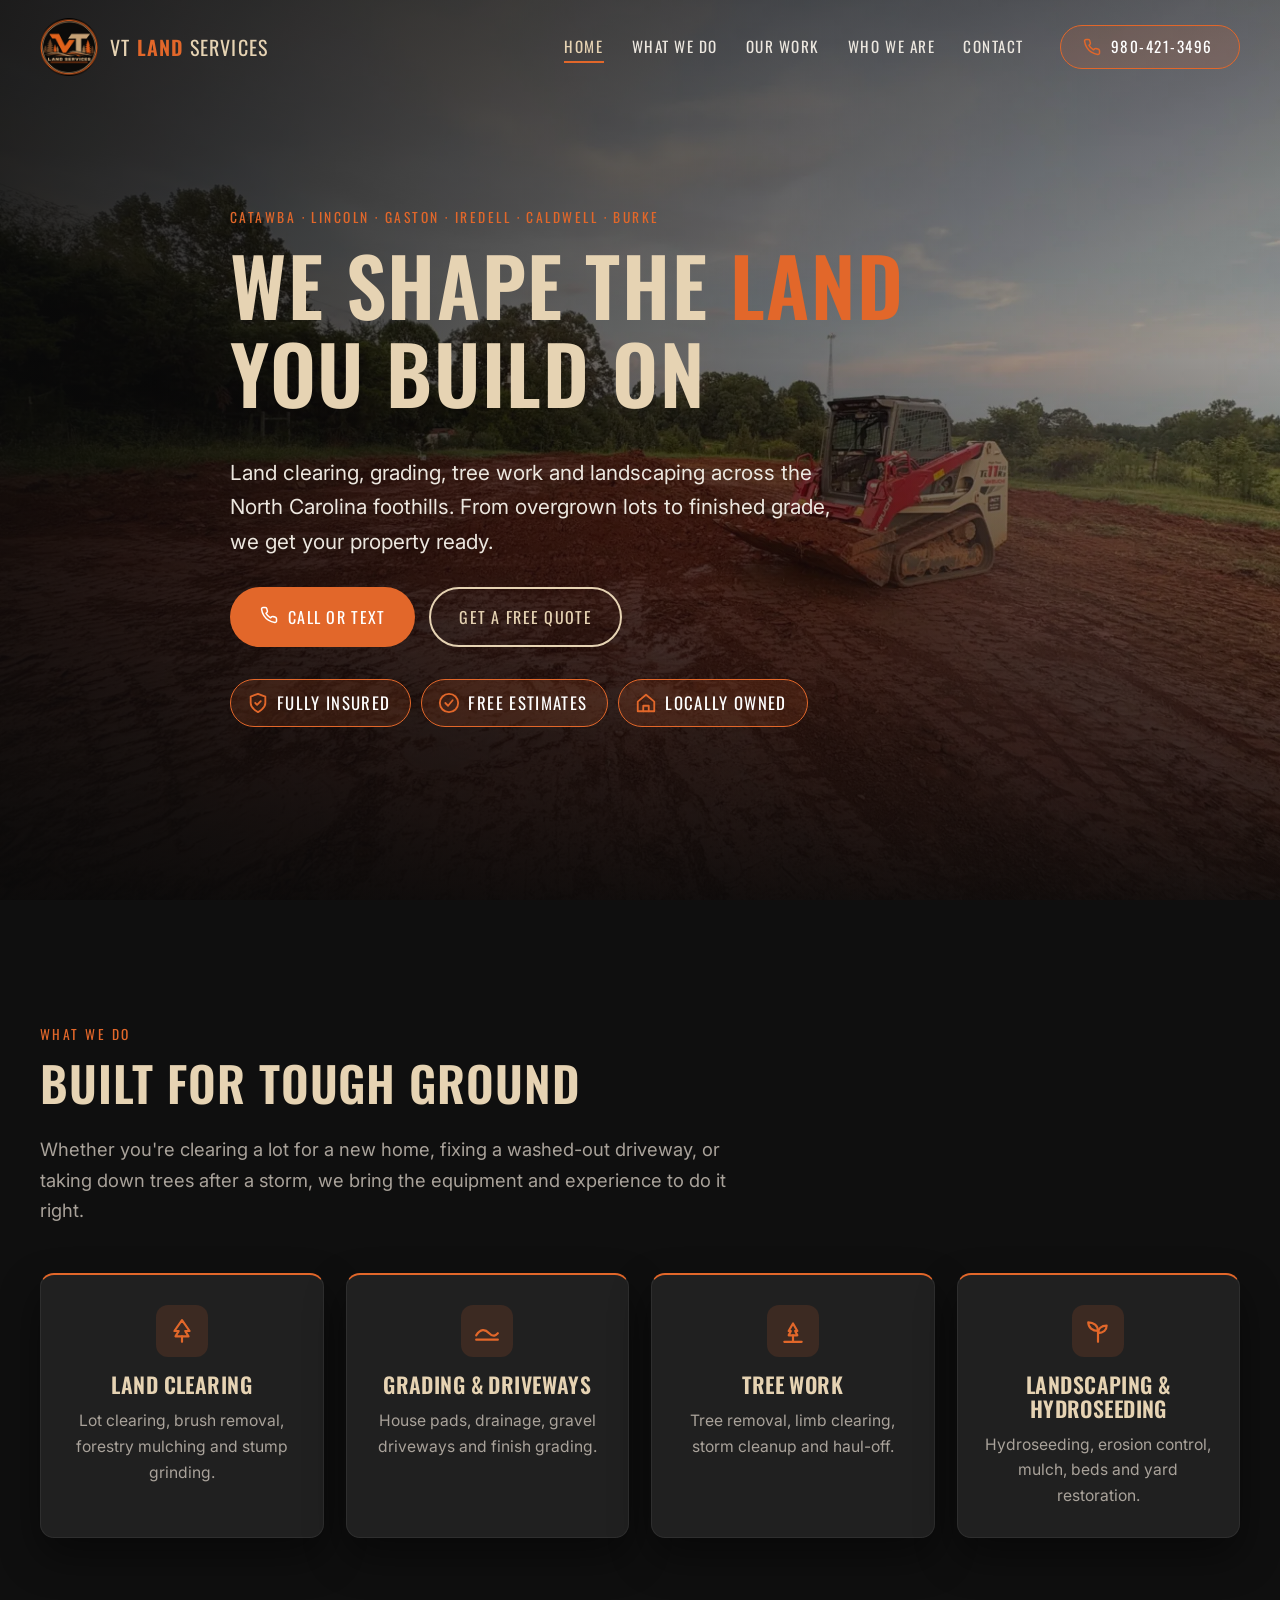
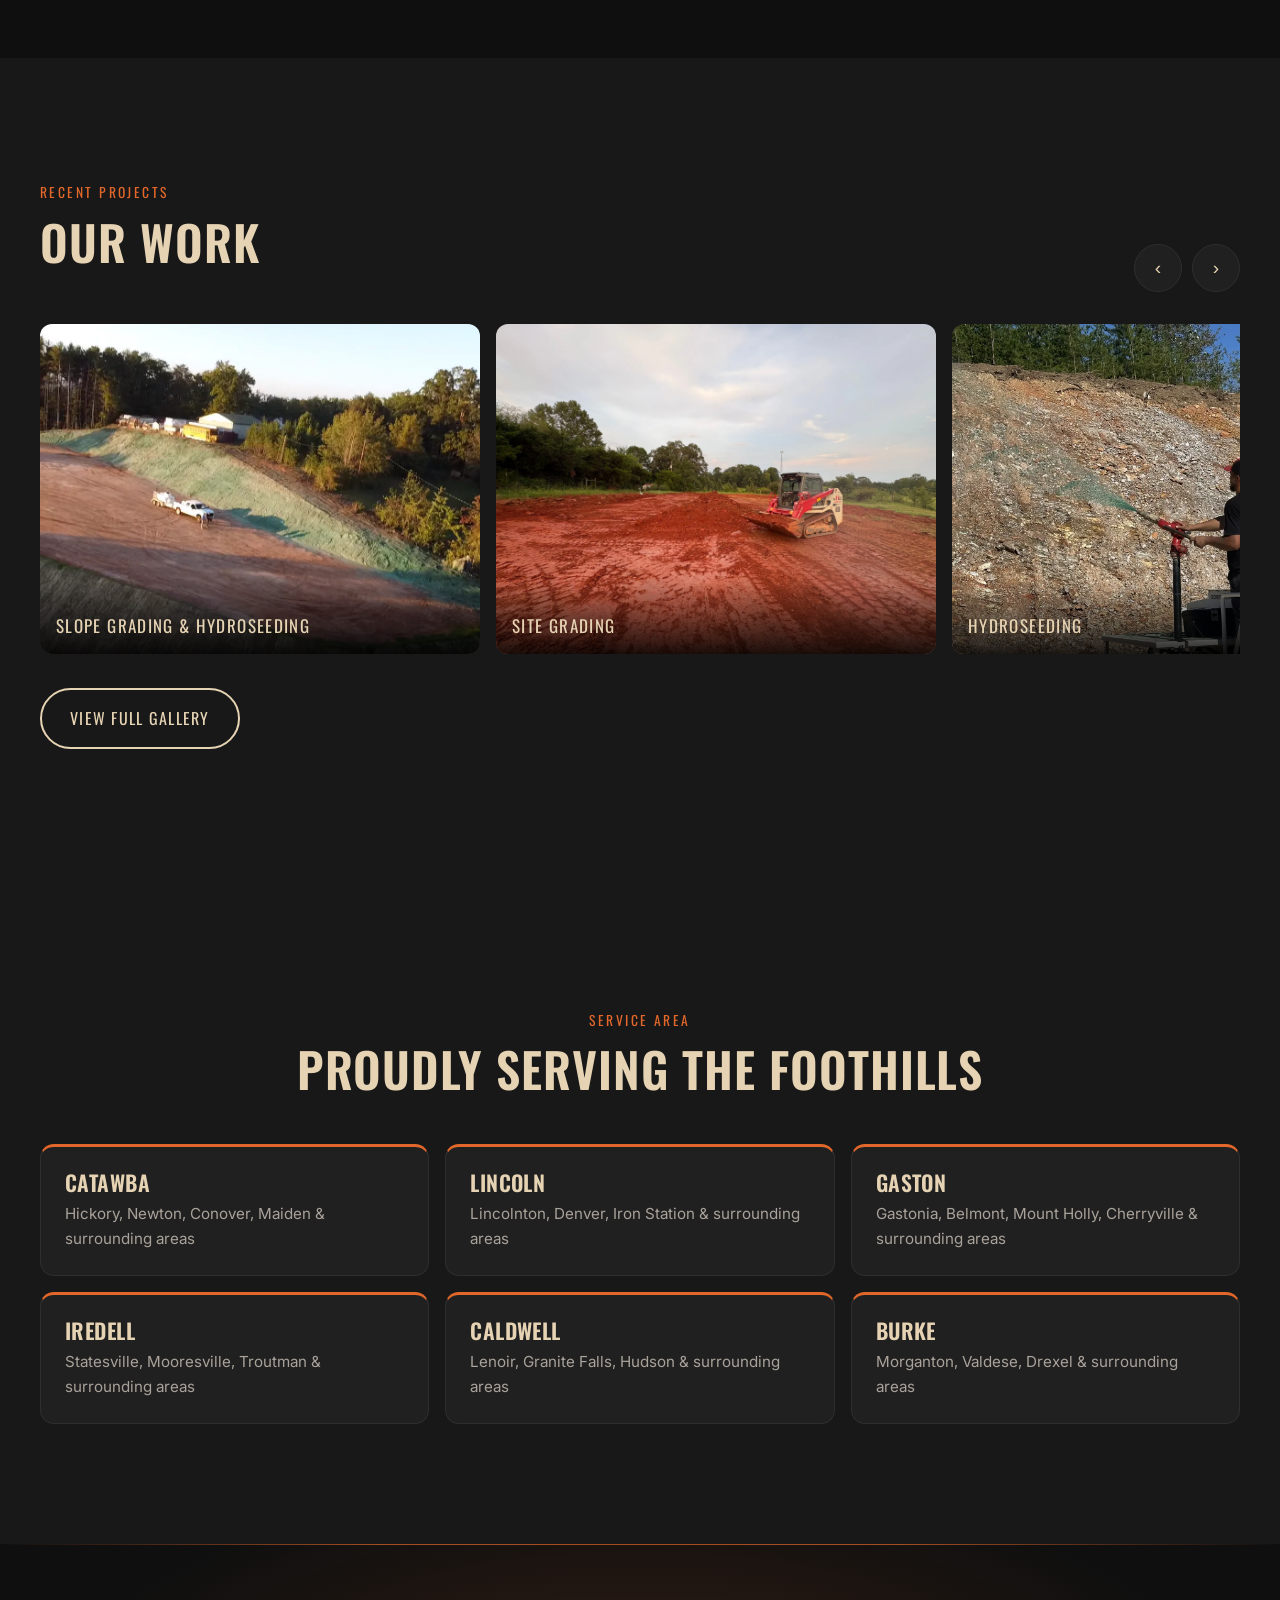
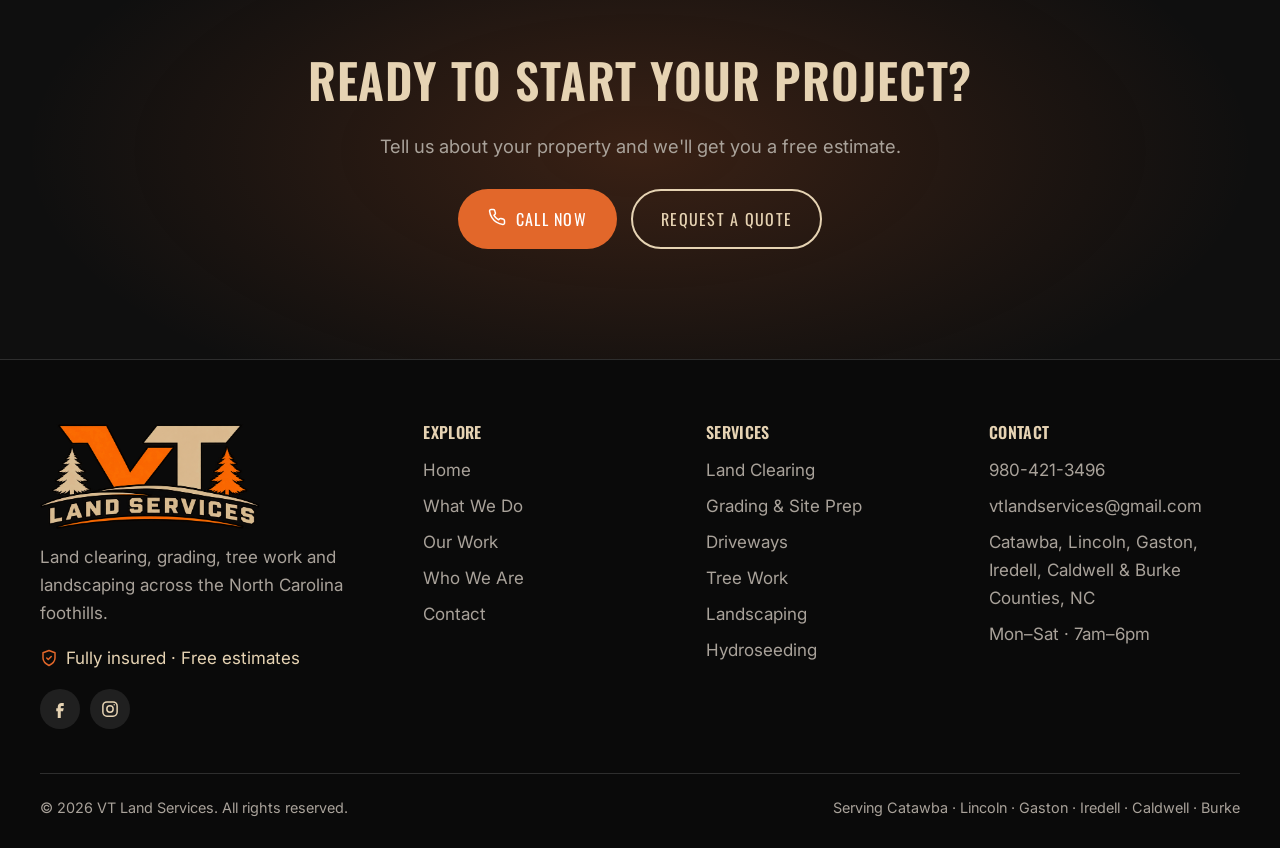
<file: index.html>
<!doctype html>
<html lang="en">
<head>
  <meta charset="utf-8">
  <meta name="viewport" content="width=device-width, initial-scale=1">
  <title>VT Land Services (Vista Terrains LLC) | Land Clearing &amp; Grading | Maiden, NC</title>
  <meta name="description" content="VT Land Services (Vista Terrains LLC) provides land clearing, grading, site prep, tree work and landscaping across Catawba, Lincoln, Gaston, Iredell, Caldwell and Burke Counties, NC. Call 980-421-3496 for a quote.">
  <meta property="og:title" content="VT Land Services (Vista Terrains LLC)">
  <meta property="og:description" content="Land clearing, grading, tree work & landscaping in the NC foothills.">
  <meta property="og:image" content="https://vtlandservicesllc.com/images/logo.png">
  <script type="application/ld+json">
  {
    "@context": "https://schema.org",
    "@type": "HomeAndConstructionBusiness",
    "name": "VT Land Services",
    "alternateName": ["Vista Terrains LLC", "Vista Terrains", "VT Land Services LLC"],
    "url": "https://vtlandservicesllc.com/",
    "logo": "https://vtlandservicesllc.com/images/logo.png",
    "image": "https://vtlandservicesllc.com/images/hero-grading.webp",
    "telephone": "+1-980-421-3496",
    "email": "vtlandservices@gmail.com",
    "founder": "Reuben Gabriel",
    "address": { "@type": "PostalAddress", "addressLocality": "Maiden", "addressRegion": "NC", "addressCountry": "US" },
    "areaServed": ["Catawba County, NC", "Lincoln County, NC", "Gaston County, NC", "Iredell County, NC", "Caldwell County, NC", "Burke County, NC"],
    "sameAs": ["https://www.facebook.com/profile.php?id=61594260868867", "https://www.instagram.com/vtlandservices"]
  }
  </script>
  <link rel="canonical" href="https://vtlandservicesllc.com/">
  <meta name="theme-color" content="#0f0f0f">
  <link rel="icon" href="/favicon.ico" sizes="48x48">
  <link rel="icon" href="/images/favicon-192.png" type="image/png" sizes="192x192">
  <link rel="apple-touch-icon" href="images/apple-touch-icon.png">
  <link rel="preconnect" href="https://fonts.googleapis.com">
  <link rel="preconnect" href="https://fonts.gstatic.com" crossorigin>
  <link href="https://fonts.googleapis.com/css2?family=Inter:wght@400;500;600&family=Oswald:wght@500;600&display=swap" rel="stylesheet">
  <link rel="stylesheet" href="css/styles.css?v=20261029090703">
</head>
<body data-page="home">

  <section class="hero">
    <div class="container hero-inner">
      <span class="eyebrow reveal">Catawba · Lincoln · Gaston · Iredell · Caldwell · Burke</span>
      <h1 class="reveal">We Shape the <span>Land</span> You Build On</h1>
      <p class="reveal">Land clearing, grading, tree work and landscaping across the North Carolina foothills. From overgrown lots to finished grade, we get your property ready.</p>
      <div class="hero-actions reveal">
        <a class="btn btn-primary" data-phone data-keep="1"><span data-icon="phone"></span> Call or Text</a>
        <a class="btn btn-ghost" href="/contact#quote">Get a Free Quote</a>
      </div>
      <div class="trust trust-lg reveal" data-trust></div>
    </div>
  </section>

  <section class="section">
    <div class="container">
      <div class="section-head reveal">
        <span class="eyebrow">What We Do</span>
        <h2>Built for Tough Ground</h2>
        <p class="lead">Whether you're clearing a lot for a new home, fixing a washed-out driveway, or taking down trees after a storm, we bring the equipment and experience to do it right.</p>
      </div>
      <div class="cards feature">
        <div class="card reveal"><div class="card-body">
          <div class="icon"><svg viewBox="0 0 24 24" fill="none" stroke="currentColor" stroke-width="2" stroke-linecap="round" stroke-linejoin="round"><path d="M12 2 5 12h4l-3 5h12l-3-5h4z"/><path d="M12 17v5"/></svg></div>
          <h3>Land Clearing</h3><p>Lot clearing, brush removal, forestry mulching and stump grinding.</p>
        </div></div>
        <div class="card reveal"><div class="card-body">
          <div class="icon"><svg viewBox="0 0 24 24" fill="none" stroke="currentColor" stroke-width="2" stroke-linecap="round" stroke-linejoin="round"><path d="M2 20h20"/><path d="M2 16c4-6 8-6 12-2s6 2 8 0"/></svg></div>
          <h3>Grading &amp; Driveways</h3><p>House pads, drainage, gravel driveways and finish grading.</p>
        </div></div>
        <div class="card reveal"><div class="card-body">
          <div class="icon"><svg viewBox="0 0 24 24" fill="none" stroke="currentColor" stroke-width="2" stroke-linecap="round" stroke-linejoin="round"><path d="M12 22v-6"/><path d="M8 16h8l-2-4h2l-4-7-4 7h2z"/><path d="M4 22h16"/></svg></div>
          <h3>Tree Work</h3><p>Tree removal, limb clearing, storm cleanup and haul-off.</p>
        </div></div>
        <div class="card reveal"><div class="card-body">
          <div class="icon"><svg viewBox="0 0 24 24" fill="none" stroke="currentColor" stroke-width="2" stroke-linecap="round" stroke-linejoin="round"><path d="M12 22V12"/><path d="M12 12C12 7 8 4 3 4c0 5 4 8 9 8z"/><path d="M12 14c0-4 3-7 8-7 0 4-3 7-8 7z"/></svg></div>
          <h3>Landscaping &amp; Hydroseeding</h3><p>Hydroseeding, erosion control, mulch, beds and yard restoration.</p>
        </div></div>
      </div>
    </div>
  </section>

  <section class="section alt">
    <div class="container">
      <div class="row-head reveal">
        <div class="section-head">
          <span class="eyebrow">Recent Projects</span>
          <h2>Our Work</h2>
        </div>
        <div class="carousel-btns">
          <button class="carousel-btn carousel-prev" aria-label="Previous">‹</button>
          <button class="carousel-btn carousel-next" aria-label="Next">›</button>
        </div>
      </div>
      <div class="carousel"><div class="carousel-track"></div></div>
      <p style="margin-top:28px" class="reveal"><a class="btn btn-ghost" href="/work">View Full Gallery</a></p>
    </div>
  </section>

  <!-- BEFORE/AFTER slider: add back once he has a before + after photo of the same job (see README) -->

  <section class="section alt">
    <div class="container">
      <div class="section-head center reveal">
        <span class="eyebrow">Service Area</span>
        <h2>Proudly Serving the Foothills</h2>
      </div>
      <div class="counties">
        <div class="county reveal"><h3>Catawba</h3><p>Hickory, Newton, Conover, Maiden &amp; surrounding areas</p></div>
        <div class="county reveal"><h3>Lincoln</h3><p>Lincolnton, Denver, Iron Station &amp; surrounding areas</p></div>
        <div class="county reveal"><h3>Gaston</h3><p>Gastonia, Belmont, Mount Holly, Cherryville &amp; surrounding areas</p></div>
        <div class="county reveal"><h3>Iredell</h3><p>Statesville, Mooresville, Troutman &amp; surrounding areas</p></div>
        <div class="county reveal"><h3>Caldwell</h3><p>Lenoir, Granite Falls, Hudson &amp; surrounding areas</p></div>
        <div class="county reveal"><h3>Burke</h3><p>Morganton, Valdese, Drexel &amp; surrounding areas</p></div>
      </div>
    </div>
  </section>

  <!-- REVIEWS: hidden until he has real ones. Paste them below, then delete the word "hidden" on the next line to show it. -->
  <section class="section" hidden>
    <div class="container">
      <div class="section-head center reveal">
        <span class="eyebrow">Reviews</span>
        <h2>What Customers Say</h2>
      </div>
      <div class="quotes">
        <div class="quote reveal"><div class="stars">★★★★★</div><p>“[Paste a real customer review here.]”</p><cite>— Customer name, Town</cite></div>
        <div class="quote reveal"><div class="stars">★★★★★</div><p>“[Paste a real customer review here.]”</p><cite>— Customer name, Town</cite></div>
        <div class="quote reveal"><div class="stars">★★★★★</div><p>“[Paste a real customer review here.]”</p><cite>— Customer name, Town</cite></div>
      </div>
    </div>
  </section>

  <section class="cta-band">
    <div class="container">
      <h2>Ready to Start Your Project?</h2>
      <p>Tell us about your property and we'll get you a free estimate.</p>
      <div class="hero-actions">
        <a class="btn btn-primary" data-phone data-keep="1"><span data-icon="phone"></span> Call Now</a>
        <a class="btn btn-ghost" href="/contact#quote">Request a Quote</a>
      </div>
    </div>
  </section>

  <script src="js/site-config.js?v=20261029090703"></script>
  <script src="js/photos.js?v=20261029090703"></script>
  <script src="js/main.js?v=20261029090703"></script>
  <!-- Cloudflare Web Analytics (visit counts, no cookies) --><script type="module" src="https://static.cloudflareinsights.com/beacon.min.js" data-cf-beacon='{"token": "2bb75b8066c6432eb660214ab475fbf8"}'></script>
</body>
</html>
</file>
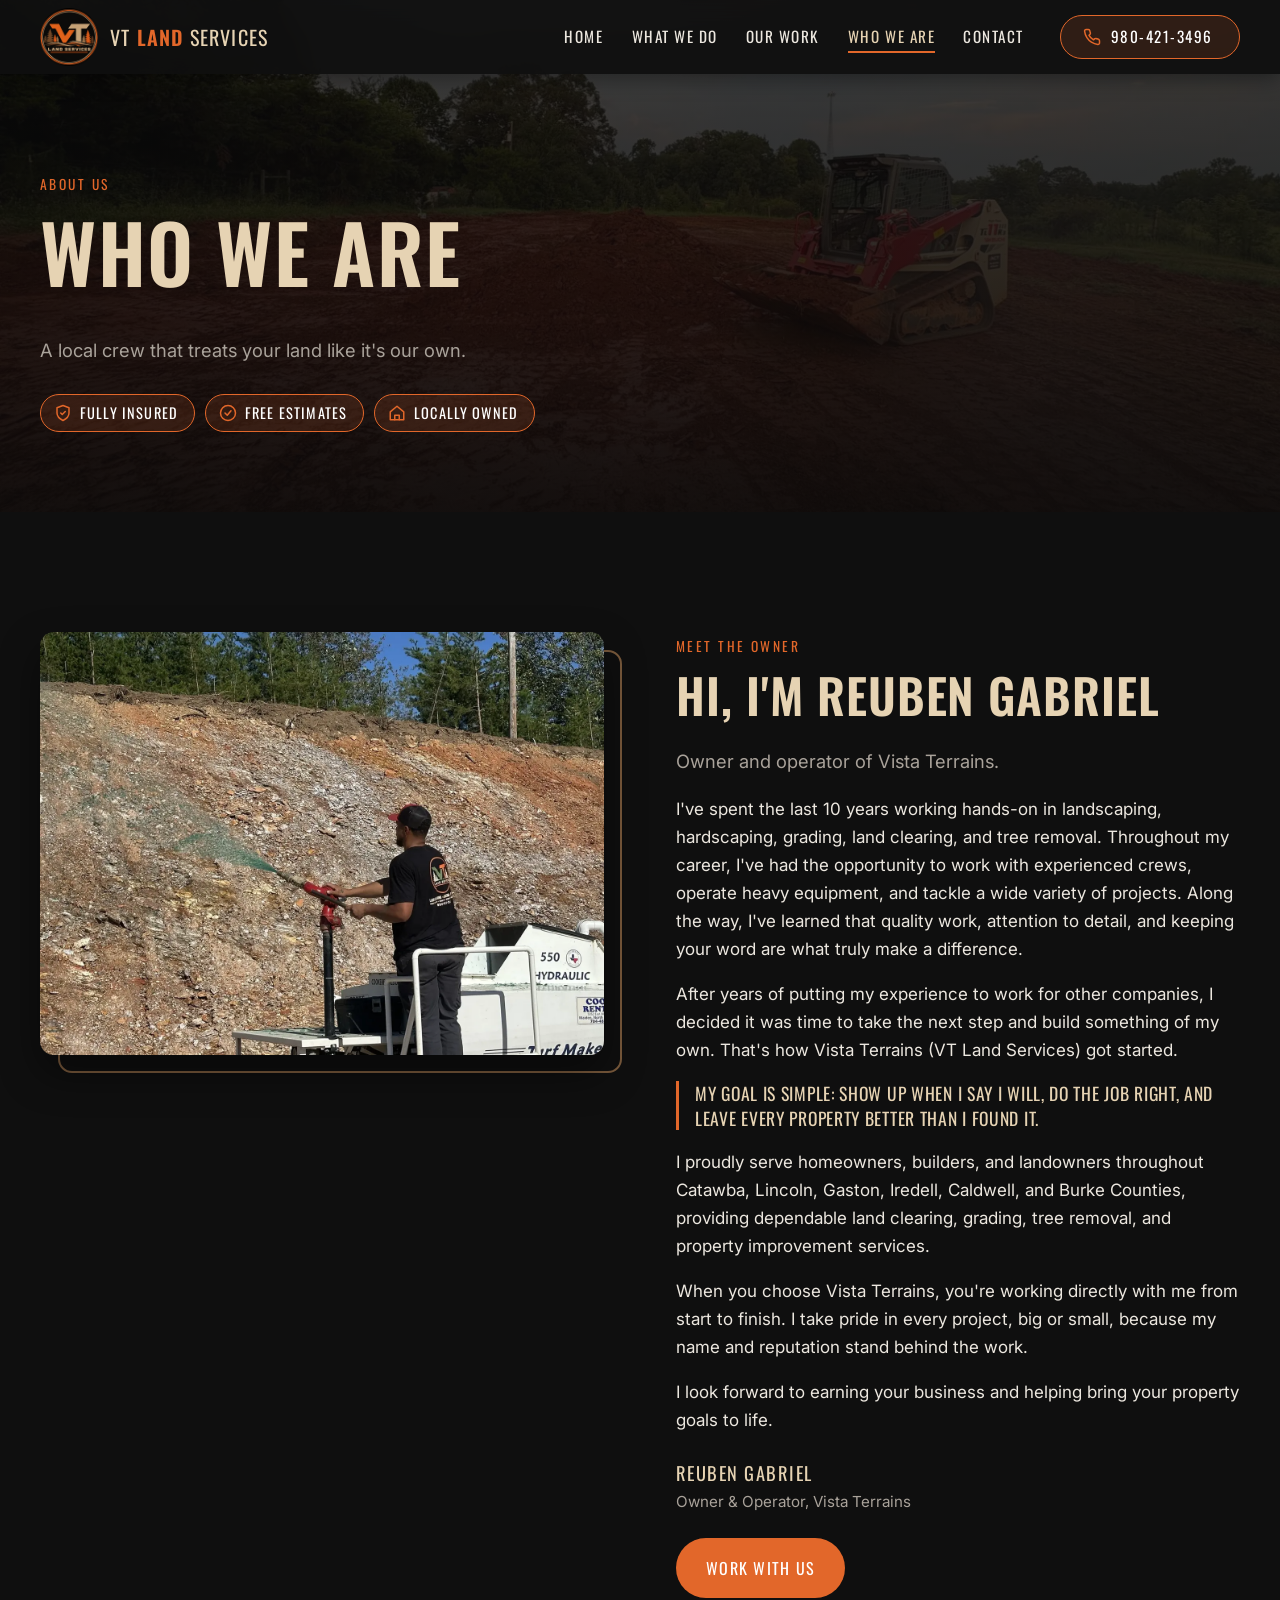
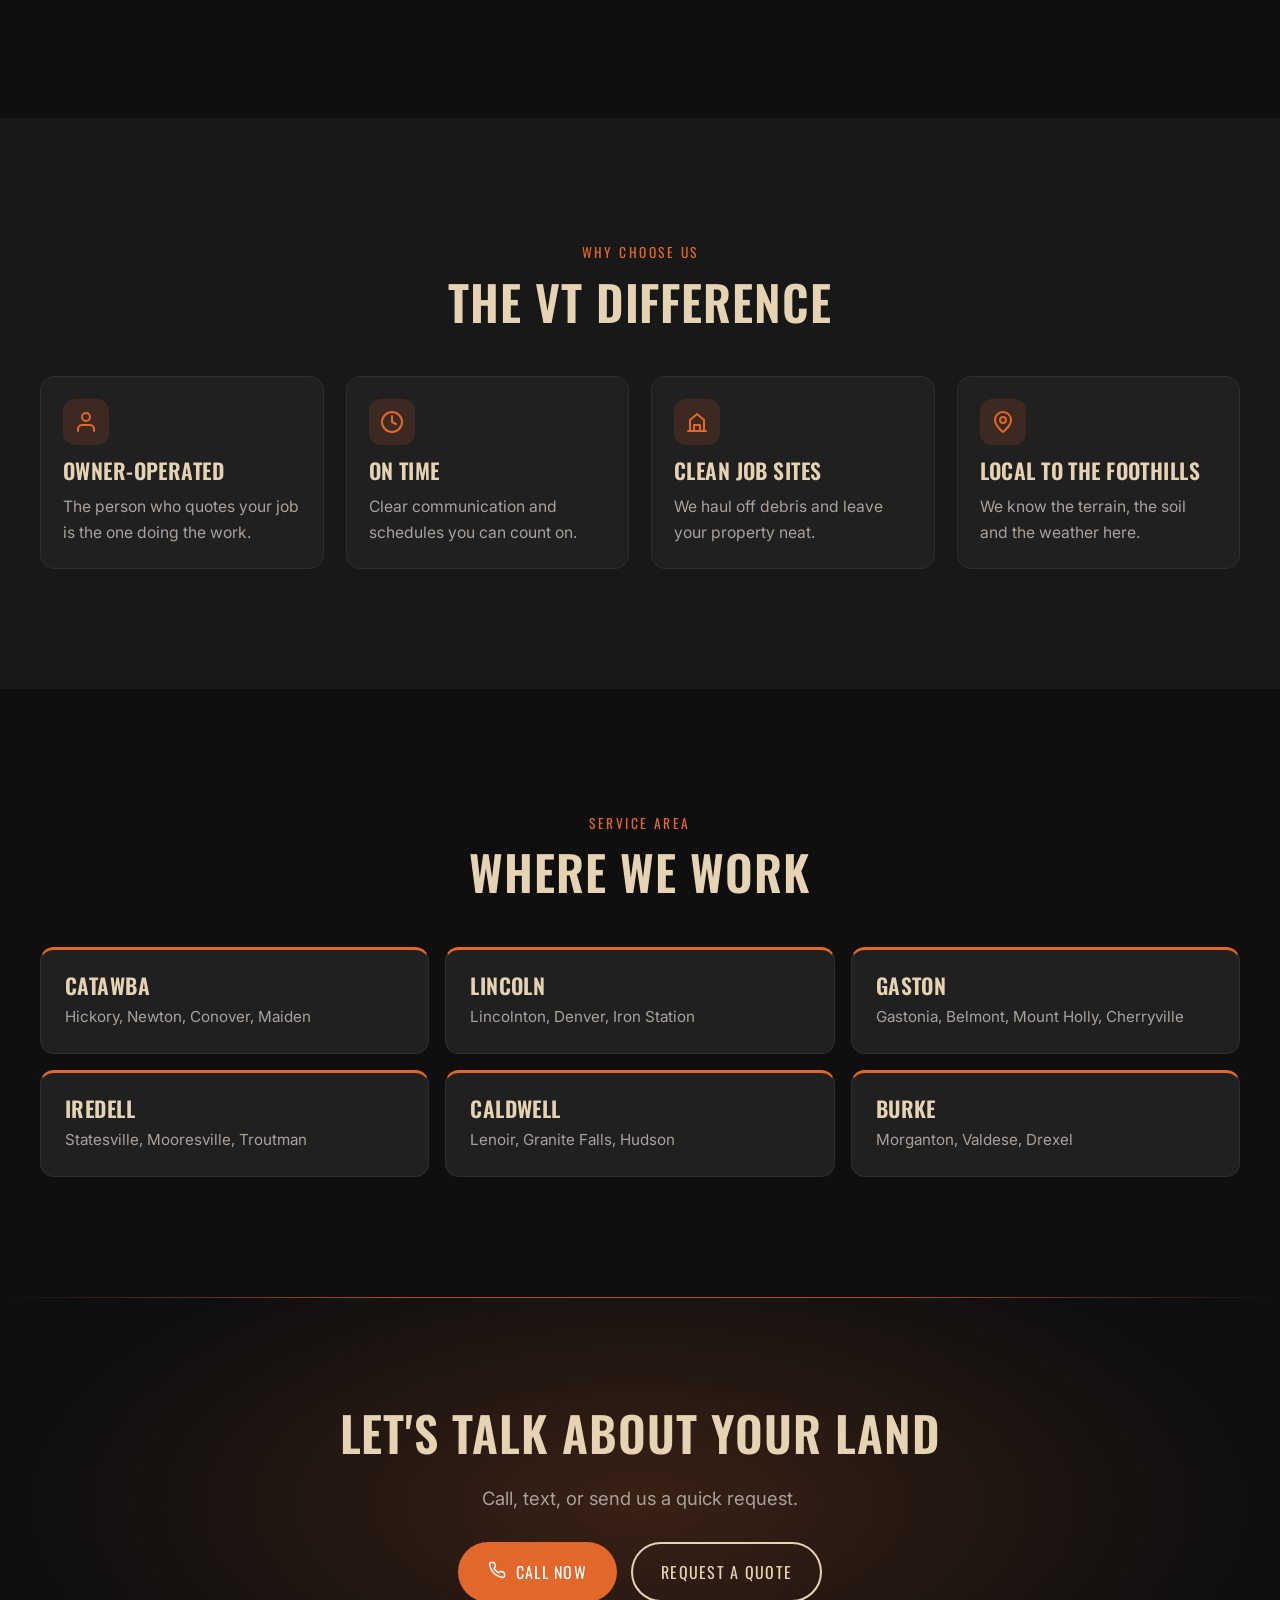
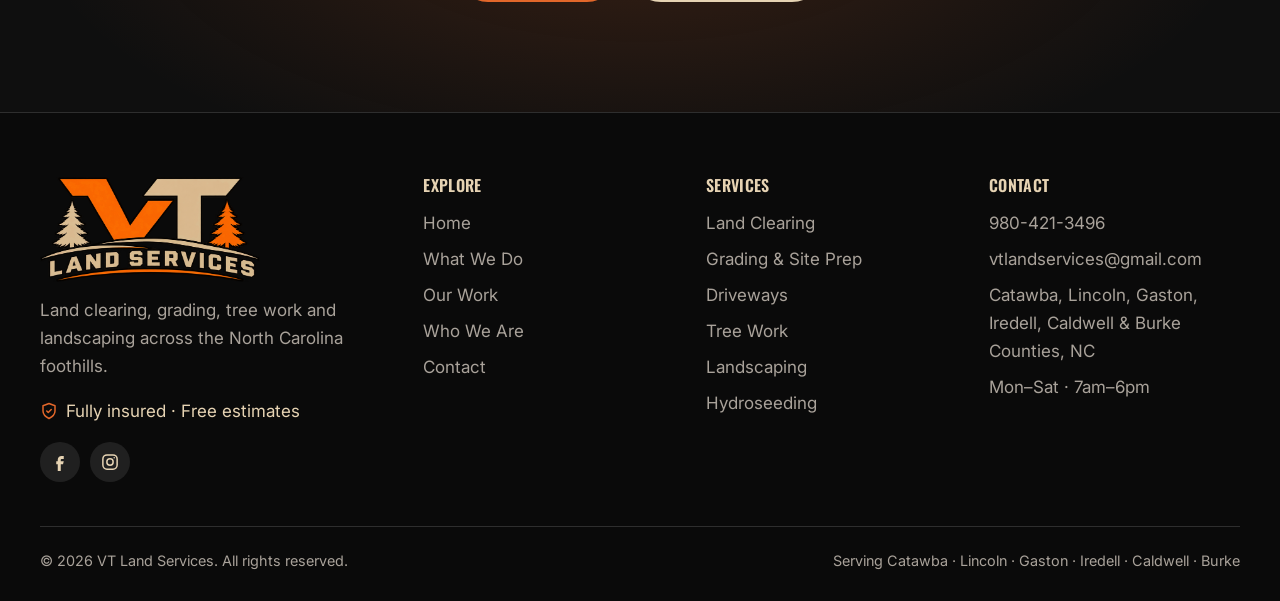
<file: about.html>
<!doctype html>
<html lang="en">
<head>
  <meta charset="utf-8">
  <meta name="viewport" content="width=device-width, initial-scale=1">
  <title>Who We Are | VT Land Services (Vista Terrains LLC)</title>
  <meta name="description" content="Meet VT Land Services (Vista Terrains LLC), a locally owned land clearing, grading and tree work company serving Catawba, Lincoln, Gaston, Iredell, Caldwell and Burke Counties, NC.">
  <link rel="canonical" href="https://vtlandservicesllc.com/about">
  <meta name="theme-color" content="#0f0f0f">
  <link rel="icon" href="/favicon.ico" sizes="48x48">
  <link rel="icon" href="/images/favicon-192.png" type="image/png" sizes="192x192">
  <link rel="apple-touch-icon" href="images/apple-touch-icon.png">
  <link rel="preconnect" href="https://fonts.googleapis.com">
  <link rel="preconnect" href="https://fonts.gstatic.com" crossorigin>
  <link href="https://fonts.googleapis.com/css2?family=Inter:wght@400;500;600&family=Oswald:wght@500;600&display=swap" rel="stylesheet">
  <link rel="stylesheet" href="css/styles.css?v=20261029090703">
</head>
<body data-page="about">

  <section class="page-hero">
    <div class="container">
      <span class="eyebrow">About Us</span>
      <h1>Who We Are</h1>
      <p>A local crew that treats your land like it's our own.</p>
      <div class="trust" data-trust></div>
    </div>
  </section>

  <section class="section">
    <div class="container">
      <div class="split story reveal">
        <div class="split-media"><img src="images/jobs/hydroseeding-01.webp" alt="VT Land Services hydroseeding a slope" loading="lazy"></div>
        <div>
          <span class="eyebrow">Meet the Owner</span>
          <h2>Hi, I'm Reuben Gabriel</h2>
          <p class="lead">Owner and operator of Vista Terrains.</p>
          <p>I've spent the last 10 years working hands-on in landscaping, hardscaping, grading, land clearing, and tree removal. Throughout my career, I've had the opportunity to work with experienced crews, operate heavy equipment, and tackle a wide variety of projects. Along the way, I've learned that quality work, attention to detail, and keeping your word are what truly make a difference.</p>
          <p>After years of putting my experience to work for other companies, I decided it was time to take the next step and build something of my own. That's how Vista Terrains (VT Land Services) got started.</p>
          <p class="story-goal">My goal is simple: show up when I say I will, do the job right, and leave every property better than I found it.</p>
          <p>I proudly serve homeowners, builders, and landowners throughout Catawba, Lincoln, Gaston, Iredell, Caldwell, and Burke Counties, providing dependable land clearing, grading, tree removal, and property improvement services.</p>
          <p>When you choose Vista Terrains, you're working directly with me from start to finish. I take pride in every project, big or small, because my name and reputation stand behind the work.</p>
          <p>I look forward to earning your business and helping bring your property goals to life.</p>
          <p class="signature">Reuben Gabriel<small>Owner &amp; Operator, Vista Terrains</small></p>
          <a class="btn btn-primary" href="/contact#quote">Work With Us</a>
        </div>
      </div>
    </div>
  </section>

  <section class="section alt">
    <div class="container">
      <div class="section-head center reveal">
        <span class="eyebrow">Why Choose Us</span>
        <h2>The VT Difference</h2>
      </div>
      <div class="cards">
        <div class="card reveal"><div class="card-body">
          <div class="icon"><svg viewBox="0 0 24 24" fill="none" stroke="currentColor" stroke-width="2" stroke-linecap="round" stroke-linejoin="round"><path d="M20 21v-2a4 4 0 0 0-4-4H8a4 4 0 0 0-4 4v2"/><circle cx="12" cy="7" r="4"/></svg></div>
          <h3>Owner-Operated</h3><p>The person who quotes your job is the one doing the work.</p>
        </div></div>
        <div class="card reveal"><div class="card-body">
          <div class="icon"><svg viewBox="0 0 24 24" fill="none" stroke="currentColor" stroke-width="2" stroke-linecap="round" stroke-linejoin="round"><circle cx="12" cy="12" r="10"/><path d="M12 6v6l4 2"/></svg></div>
          <h3>On Time</h3><p>Clear communication and schedules you can count on.</p>
        </div></div>
        <div class="card reveal"><div class="card-body">
          <div class="icon"><svg viewBox="0 0 24 24" fill="none" stroke="currentColor" stroke-width="2" stroke-linecap="round" stroke-linejoin="round"><path d="M3 21h18M5 21V10l7-6 7 6v11"/><path d="M9 21v-6h6v6"/></svg></div>
          <h3>Clean Job Sites</h3><p>We haul off debris and leave your property neat.</p>
        </div></div>
        <div class="card reveal"><div class="card-body">
          <div class="icon"><svg viewBox="0 0 24 24" fill="none" stroke="currentColor" stroke-width="2" stroke-linecap="round" stroke-linejoin="round"><path d="M12 22s8-6 8-12a8 8 0 0 0-16 0c0 6 8 12 8 12z"/><circle cx="12" cy="10" r="3"/></svg></div>
          <h3>Local to the Foothills</h3><p>We know the terrain, the soil and the weather here.</p>
        </div></div>
      </div>
    </div>
  </section>

  <section class="section">
    <div class="container">
      <div class="section-head center reveal">
        <span class="eyebrow">Service Area</span>
        <h2>Where We Work</h2>
      </div>
      <div class="counties">
        <div class="county reveal"><h3>Catawba</h3><p>Hickory, Newton, Conover, Maiden</p></div>
        <div class="county reveal"><h3>Lincoln</h3><p>Lincolnton, Denver, Iron Station</p></div>
        <div class="county reveal"><h3>Gaston</h3><p>Gastonia, Belmont, Mount Holly, Cherryville</p></div>
        <div class="county reveal"><h3>Iredell</h3><p>Statesville, Mooresville, Troutman</p></div>
        <div class="county reveal"><h3>Caldwell</h3><p>Lenoir, Granite Falls, Hudson</p></div>
        <div class="county reveal"><h3>Burke</h3><p>Morganton, Valdese, Drexel</p></div>
      </div>
    </div>
  </section>

  <section class="cta-band">
    <div class="container">
      <h2>Let's Talk About Your Land</h2>
      <p>Call, text, or send us a quick request.</p>
      <div class="hero-actions">
        <a class="btn btn-primary" data-phone data-keep="1"><span data-icon="phone"></span> Call Now</a>
        <a class="btn btn-ghost" href="/contact#quote">Request a Quote</a>
      </div>
    </div>
  </section>

  <script src="js/site-config.js?v=20261029090703"></script>
  <script src="js/photos.js?v=20261029090703"></script>
  <script src="js/main.js?v=20261029090703"></script>
  <!-- Cloudflare Web Analytics (visit counts, no cookies) --><script type="module" src="https://static.cloudflareinsights.com/beacon.min.js" data-cf-beacon='{"token": "2bb75b8066c6432eb660214ab475fbf8"}'></script>
</body>
</html>
</file>
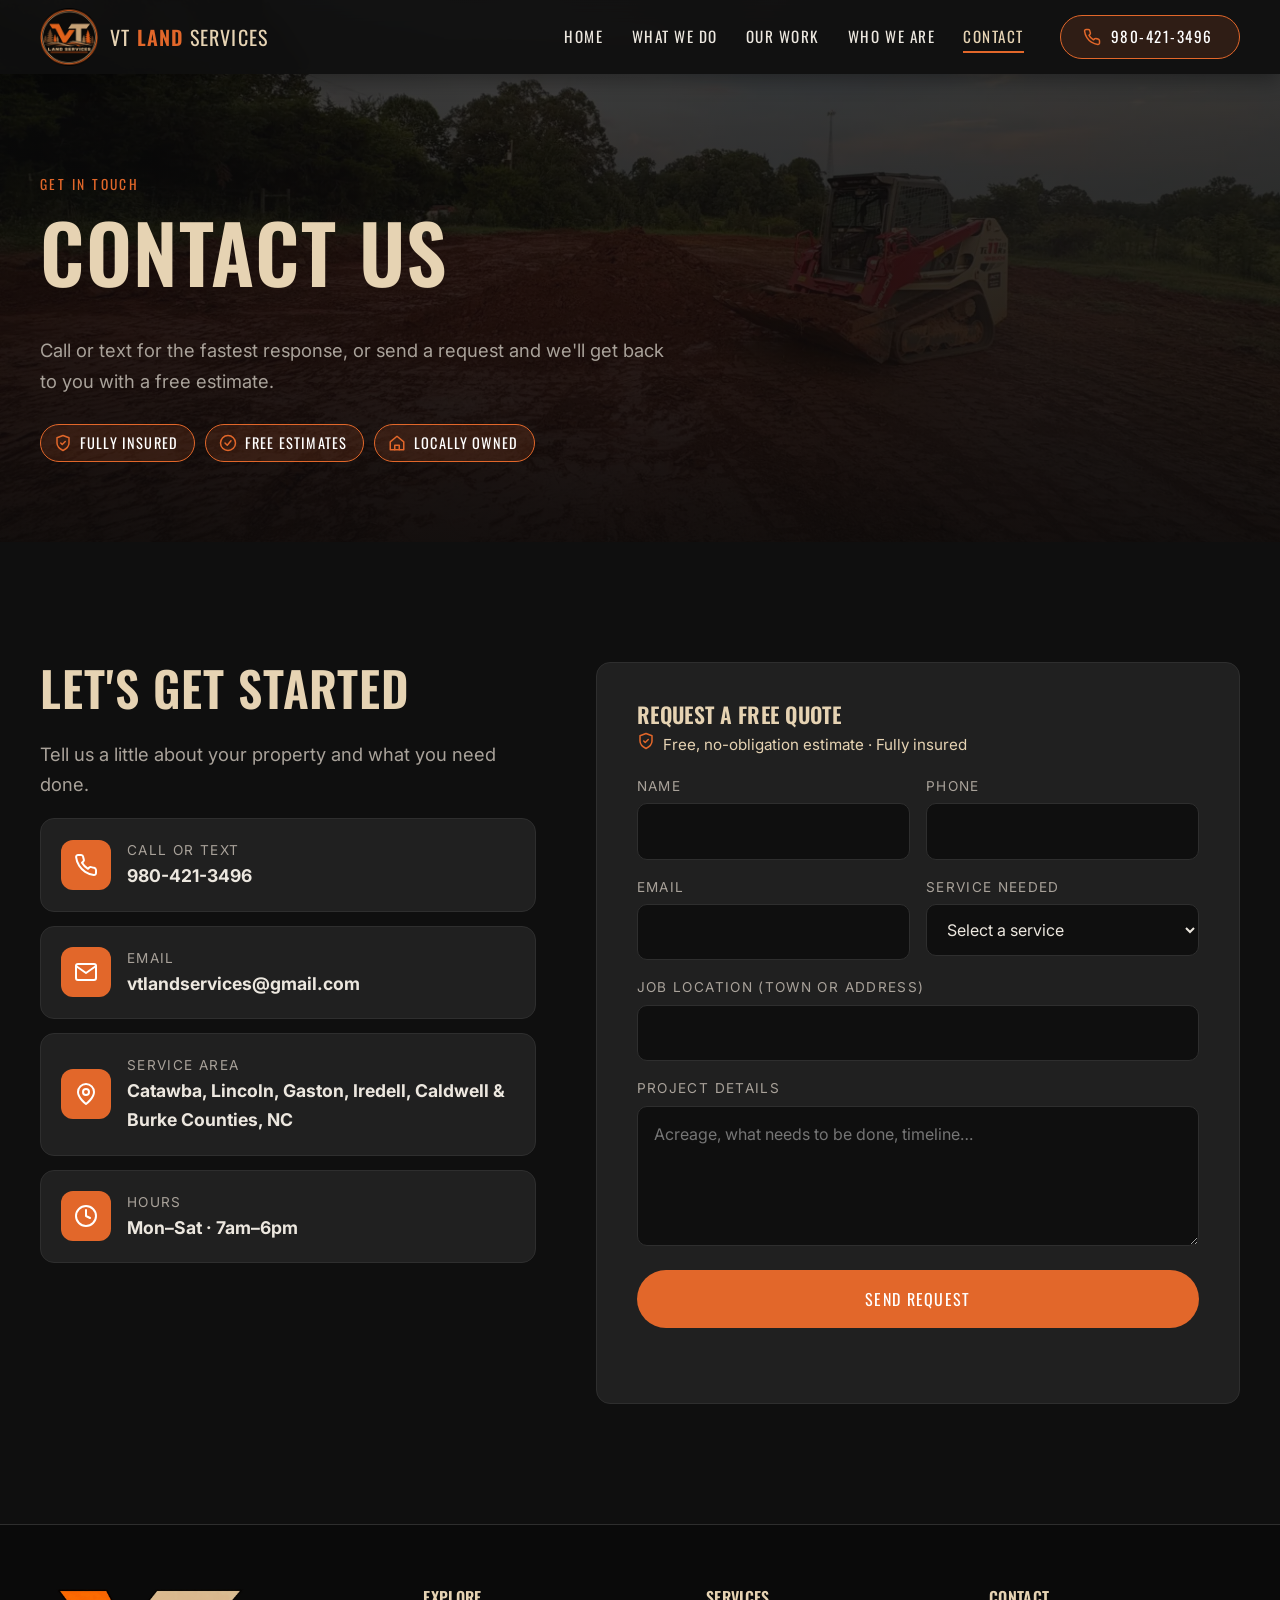
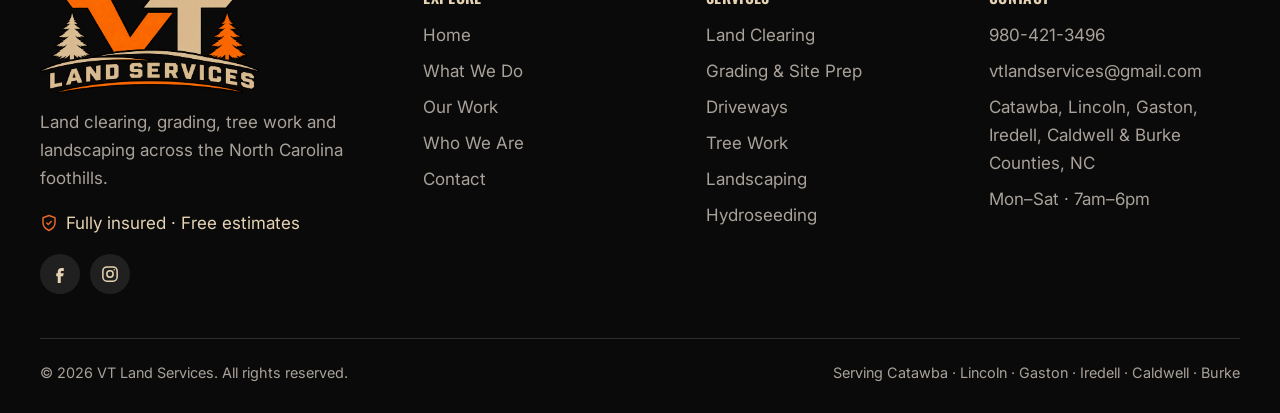
<file: contact.html>
<!doctype html>
<html lang="en">
<head>
  <meta charset="utf-8">
  <meta name="viewport" content="width=device-width, initial-scale=1">
  <title>Contact Us | VT Land Services</title>
  <meta name="description" content="Contact VT Land Services for a free estimate on land clearing, grading, tree work or landscaping. Call 980-421-3496.">
  <link rel="canonical" href="https://vtlandservicesllc.com/contact">
  <meta name="theme-color" content="#0f0f0f">
  <link rel="icon" href="/favicon.ico" sizes="48x48">
  <link rel="icon" href="/images/favicon-192.png" type="image/png" sizes="192x192">
  <link rel="apple-touch-icon" href="images/apple-touch-icon.png">
  <link rel="preconnect" href="https://fonts.googleapis.com">
  <link rel="preconnect" href="https://fonts.gstatic.com" crossorigin>
  <link href="https://fonts.googleapis.com/css2?family=Inter:wght@400;500;600&family=Oswald:wght@500;600&display=swap" rel="stylesheet">
  <link rel="stylesheet" href="css/styles.css?v=20261029090703">
</head>
<body data-page="contact">

  <section class="page-hero">
    <div class="container">
      <span class="eyebrow">Get In Touch</span>
      <h1>Contact Us</h1>
      <p>Call or text for the fastest response, or send a request and we'll get back to you with a free estimate.</p>
      <div class="trust" data-trust></div>
    </div>
  </section>

  <section class="section">
    <div class="container contact-grid">
      <div>
        <h2 class="reveal">Let's Get Started</h2>
        <p class="lead reveal">Tell us a little about your property and what you need done.</p>
        <div class="contact-cards">
          <a class="contact-card reveal" data-phone data-keep="1">
            <span class="icon" data-icon="phone"></span>
            <span><small>Call or Text</small><strong data-phone-text></strong></span>
          </a>
          <a class="contact-card reveal" data-email data-keep="1">
            <span class="icon" data-icon="mail"></span>
            <span><small>Email</small><strong data-email-text></strong></span>
          </a>
          <div class="contact-card reveal">
            <span class="icon" data-icon="pin"></span>
            <span><small>Service Area</small><strong data-area></strong></span>
          </div>
          <div class="contact-card reveal">
            <span class="icon" data-icon="clock"></span>
            <span><small>Hours</small><strong data-hours></strong></span>
          </div>
        </div>
      </div>

      <form id="quote-form" class="form reveal" method="POST">
        <h3>Request a Free Quote</h3>
        <p class="form-trust"><span data-icon="shield"></span> Free, no-obligation estimate · Fully insured</p>
        <div class="form-row">
          <div class="field"><label for="name">Name</label><input id="name" name="name" required autocomplete="name"></div>
          <div class="field"><label for="phone">Phone</label><input id="phone" name="phone" type="tel" required autocomplete="tel"></div>
        </div>
        <div class="form-row">
          <div class="field"><label for="email">Email</label><input id="email" name="email" type="email" autocomplete="email"></div>
          <div class="field">
            <label for="service">Service Needed</label>
            <select id="service" name="service" required>
              <option value="">Select a service</option>
              <option>Land Clearing</option>
              <option>Grading / Site Prep</option>
              <option>Driveway</option>
              <option>Tree Work</option>
              <option>Landscaping</option>
              <option>Other / Not Sure</option>
            </select>
          </div>
        </div>
        <div class="field"><label for="location">Job Location (town or address)</label><input id="location" name="location"></div>
        <div class="field"><label for="message">Project Details</label><textarea id="message" name="message" placeholder="Acreage, what needs to be done, timeline…"></textarea></div>
        <div class="hp"><label>Leave blank<input name="_gotcha" tabindex="-1" autocomplete="off"></label></div>
        <input type="hidden" name="_subject" value="New quote request — VT Land Services website">
        <button class="btn btn-primary" type="submit">Send Request</button>
        <div class="form-status" role="status"></div>
      </form>
    </div>
  </section>

  <script src="js/site-config.js?v=20261029090703"></script>
  <script src="js/photos.js?v=20261029090703"></script>
  <script src="js/main.js?v=20261029090703"></script>
  <!-- Cloudflare Web Analytics (visit counts, no cookies) --><script type="module" src="https://static.cloudflareinsights.com/beacon.min.js" data-cf-beacon='{"token": "2bb75b8066c6432eb660214ab475fbf8"}'></script>
  <script>
    document.querySelector("[data-phone-text]").textContent = SITE.phone;
    document.querySelector("[data-email-text]").textContent = SITE.email;
  </script>
</body>
</html>
</file>
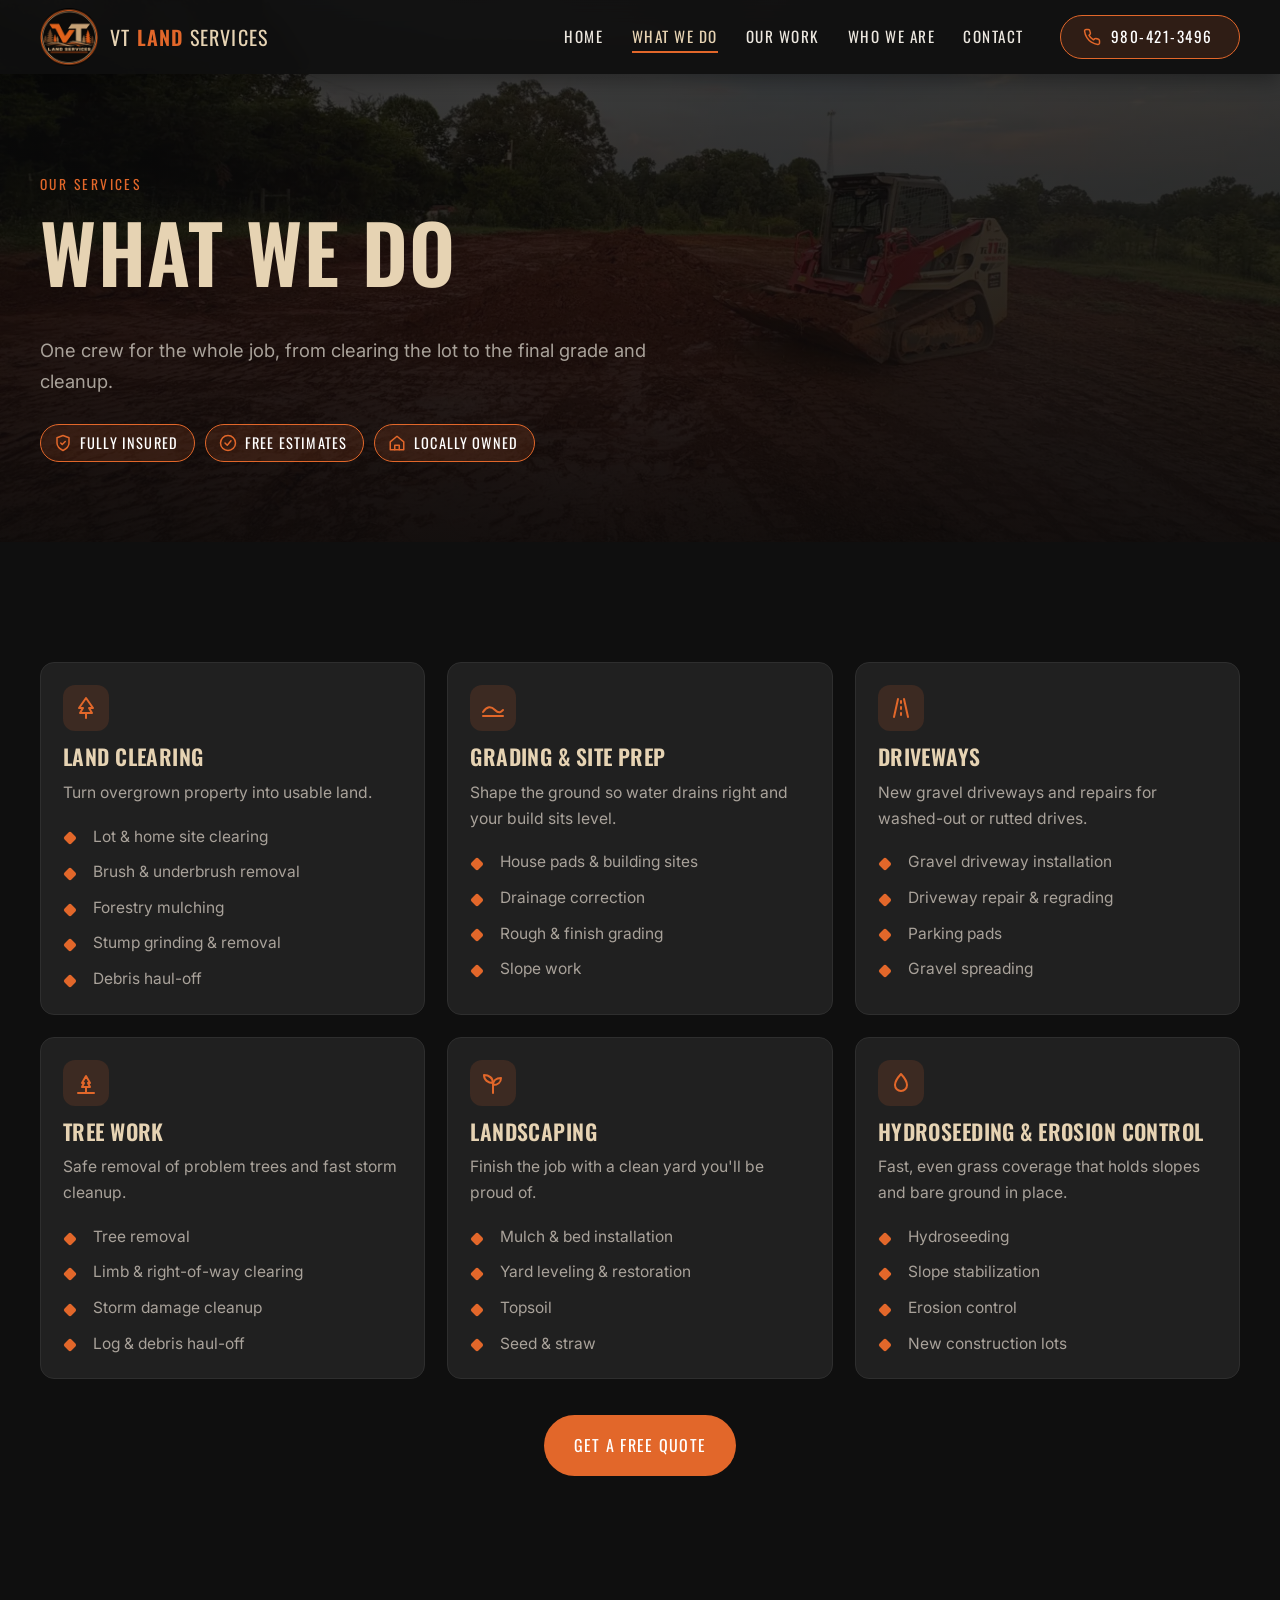
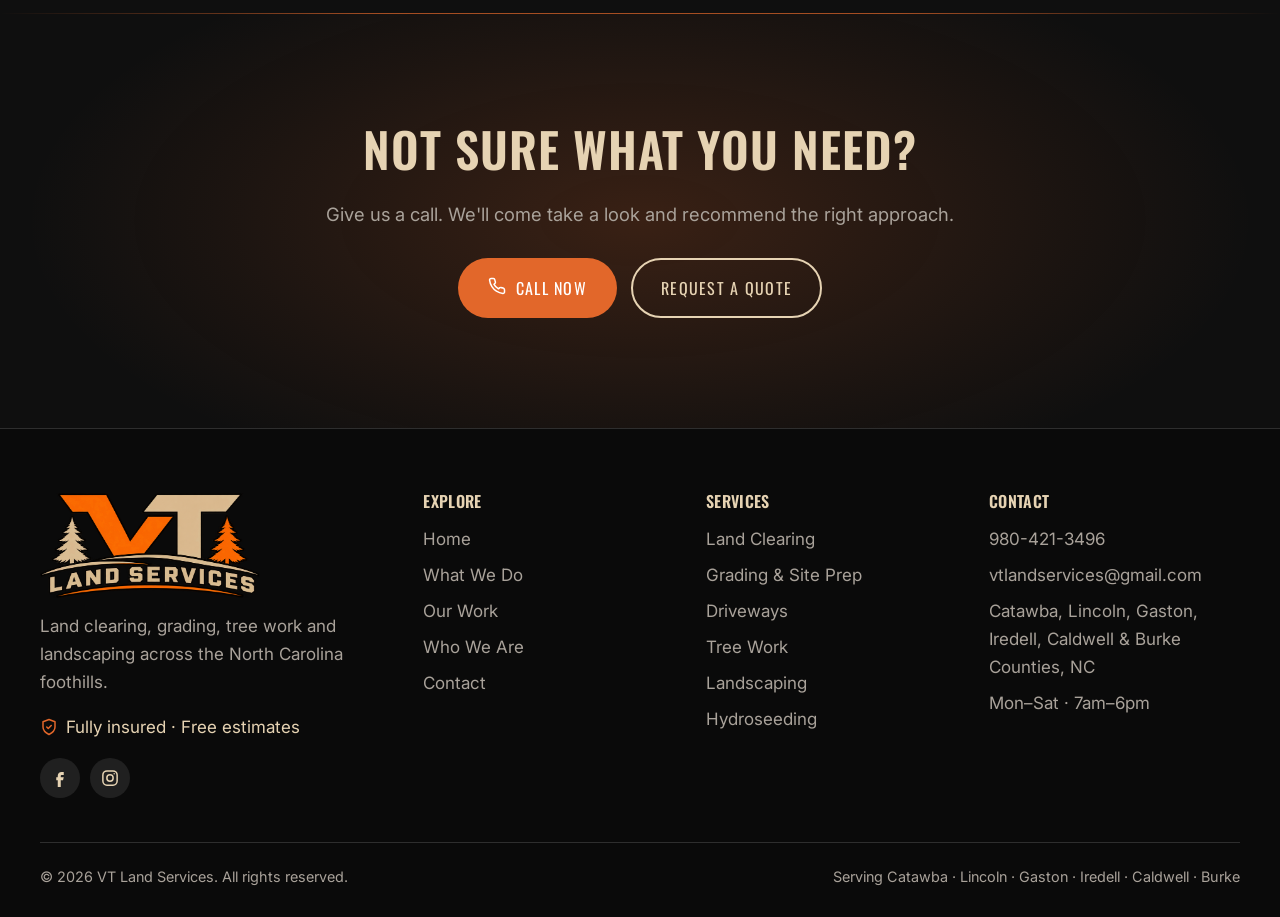
<file: services.html>
<!doctype html>
<html lang="en">
<head>
  <meta charset="utf-8">
  <meta name="viewport" content="width=device-width, initial-scale=1">
  <title>What We Do | VT Land Services</title>
  <meta name="description" content="Land clearing, grading and site prep, tree work and landscaping services from VT Land Services in Catawba, Lincoln, Gaston, Iredell, Caldwell and Burke Counties, NC.">
  <link rel="canonical" href="https://vtlandservicesllc.com/services">
  <meta name="theme-color" content="#0f0f0f">
  <link rel="icon" href="/favicon.ico" sizes="48x48">
  <link rel="icon" href="/images/favicon-192.png" type="image/png" sizes="192x192">
  <link rel="apple-touch-icon" href="images/apple-touch-icon.png">
  <link rel="preconnect" href="https://fonts.googleapis.com">
  <link rel="preconnect" href="https://fonts.gstatic.com" crossorigin>
  <link href="https://fonts.googleapis.com/css2?family=Inter:wght@400;500;600&family=Oswald:wght@500;600&display=swap" rel="stylesheet">
  <link rel="stylesheet" href="css/styles.css?v=20261029090703">
</head>
<body data-page="services">

  <section class="page-hero">
    <div class="container">
      <span class="eyebrow">Our Services</span>
      <h1>What We Do</h1>
      <p>One crew for the whole job, from clearing the lot to the final grade and cleanup.</p>
      <div class="trust" data-trust></div>
    </div>
  </section>

  <section class="section">
    <div class="container">
      <div class="cards services-grid">
        <div class="card service-card reveal" id="clearing"><div class="card-body">
          <div class="icon"><svg viewBox="0 0 24 24" fill="none" stroke="currentColor" stroke-width="2" stroke-linecap="round" stroke-linejoin="round"><path d="M12 2 5 12h4l-3 5h12l-3-5h4z"/><path d="M12 17v5"/></svg></div>
          <h3>Land Clearing</h3>
          <p>Turn overgrown property into usable land.</p>
          <ul class="ticks">
            <li>Lot &amp; home site clearing</li>
            <li>Brush &amp; underbrush removal</li>
            <li>Forestry mulching</li>
            <li>Stump grinding &amp; removal</li>
            <li>Debris haul-off</li>
          </ul>
        </div></div>
        <div class="card service-card reveal" id="grading"><div class="card-body">
          <div class="icon"><svg viewBox="0 0 24 24" fill="none" stroke="currentColor" stroke-width="2" stroke-linecap="round" stroke-linejoin="round"><path d="M2 20h20"/><path d="M2 16c4-6 8-6 12-2s6 2 8 0"/></svg></div>
          <h3>Grading &amp; Site Prep</h3>
          <p>Shape the ground so water drains right and your build sits level.</p>
          <ul class="ticks">
            <li>House pads &amp; building sites</li>
            <li>Drainage correction</li>
            <li>Rough &amp; finish grading</li>
            <li>Slope work</li>
          </ul>
        </div></div>
        <div class="card service-card reveal" id="driveway"><div class="card-body">
          <div class="icon"><svg viewBox="0 0 24 24" fill="none" stroke="currentColor" stroke-width="2" stroke-linecap="round" stroke-linejoin="round"><path d="M9 3 5 21M15 3l4 18M12 5v2M12 11v2M12 17v2"/></svg></div>
          <h3>Driveways</h3>
          <p>New gravel driveways and repairs for washed-out or rutted drives.</p>
          <ul class="ticks">
            <li>Gravel driveway installation</li>
            <li>Driveway repair &amp; regrading</li>
            <li>Parking pads</li>
            <li>Gravel spreading</li>
          </ul>
        </div></div>
        <div class="card service-card reveal" id="tree"><div class="card-body">
          <div class="icon"><svg viewBox="0 0 24 24" fill="none" stroke="currentColor" stroke-width="2" stroke-linecap="round" stroke-linejoin="round"><path d="M12 22v-6"/><path d="M8 16h8l-2-4h2l-4-7-4 7h2z"/><path d="M4 22h16"/></svg></div>
          <h3>Tree Work</h3>
          <p>Safe removal of problem trees and fast storm cleanup.</p>
          <ul class="ticks">
            <li>Tree removal</li>
            <li>Limb &amp; right-of-way clearing</li>
            <li>Storm damage cleanup</li>
            <li>Log &amp; debris haul-off</li>
          </ul>
        </div></div>
        <div class="card service-card reveal" id="landscape"><div class="card-body">
          <div class="icon"><svg viewBox="0 0 24 24" fill="none" stroke="currentColor" stroke-width="2" stroke-linecap="round" stroke-linejoin="round"><path d="M12 22V12"/><path d="M12 12C12 7 8 4 3 4c0 5 4 8 9 8z"/><path d="M12 14c0-4 3-7 8-7 0 4-3 7-8 7z"/></svg></div>
          <h3>Landscaping</h3>
          <p>Finish the job with a clean yard you'll be proud of.</p>
          <ul class="ticks">
            <li>Mulch &amp; bed installation</li>
            <li>Yard leveling &amp; restoration</li>
            <li>Topsoil</li>
            <li>Seed &amp; straw</li>
          </ul>
        </div></div>
        <div class="card service-card reveal" id="hydroseeding"><div class="card-body">
          <div class="icon"><svg viewBox="0 0 24 24" fill="none" stroke="currentColor" stroke-width="2" stroke-linecap="round" stroke-linejoin="round"><path d="M12 3s6 6.5 6 11a6 6 0 0 1-12 0c0-4.5 6-11 6-11z"/></svg></div>
          <h3>Hydroseeding &amp; Erosion Control</h3>
          <p>Fast, even grass coverage that holds slopes and bare ground in place.</p>
          <ul class="ticks">
            <li>Hydroseeding</li>
            <li>Slope stabilization</li>
            <li>Erosion control</li>
            <li>New construction lots</li>
          </ul>
        </div></div>
      </div>
      <p class="reveal" style="margin-top:36px;text-align:center"><a class="btn btn-primary" href="/contact#quote">Get a Free Quote</a></p>
    </div>
  </section>

  <section class="cta-band">
    <div class="container">
      <h2>Not Sure What You Need?</h2>
      <p>Give us a call. We'll come take a look and recommend the right approach.</p>
      <div class="hero-actions">
        <a class="btn btn-primary" data-phone data-keep="1"><span data-icon="phone"></span> Call Now</a>
        <a class="btn btn-ghost" href="/contact#quote">Request a Quote</a>
      </div>
    </div>
  </section>

  <script src="js/site-config.js?v=20261029090703"></script>
  <script src="js/photos.js?v=20261029090703"></script>
  <script src="js/main.js?v=20261029090703"></script>
  <!-- Cloudflare Web Analytics (visit counts, no cookies) --><script type="module" src="https://static.cloudflareinsights.com/beacon.min.js" data-cf-beacon='{"token": "2bb75b8066c6432eb660214ab475fbf8"}'></script>
</body>
</html>
</file>
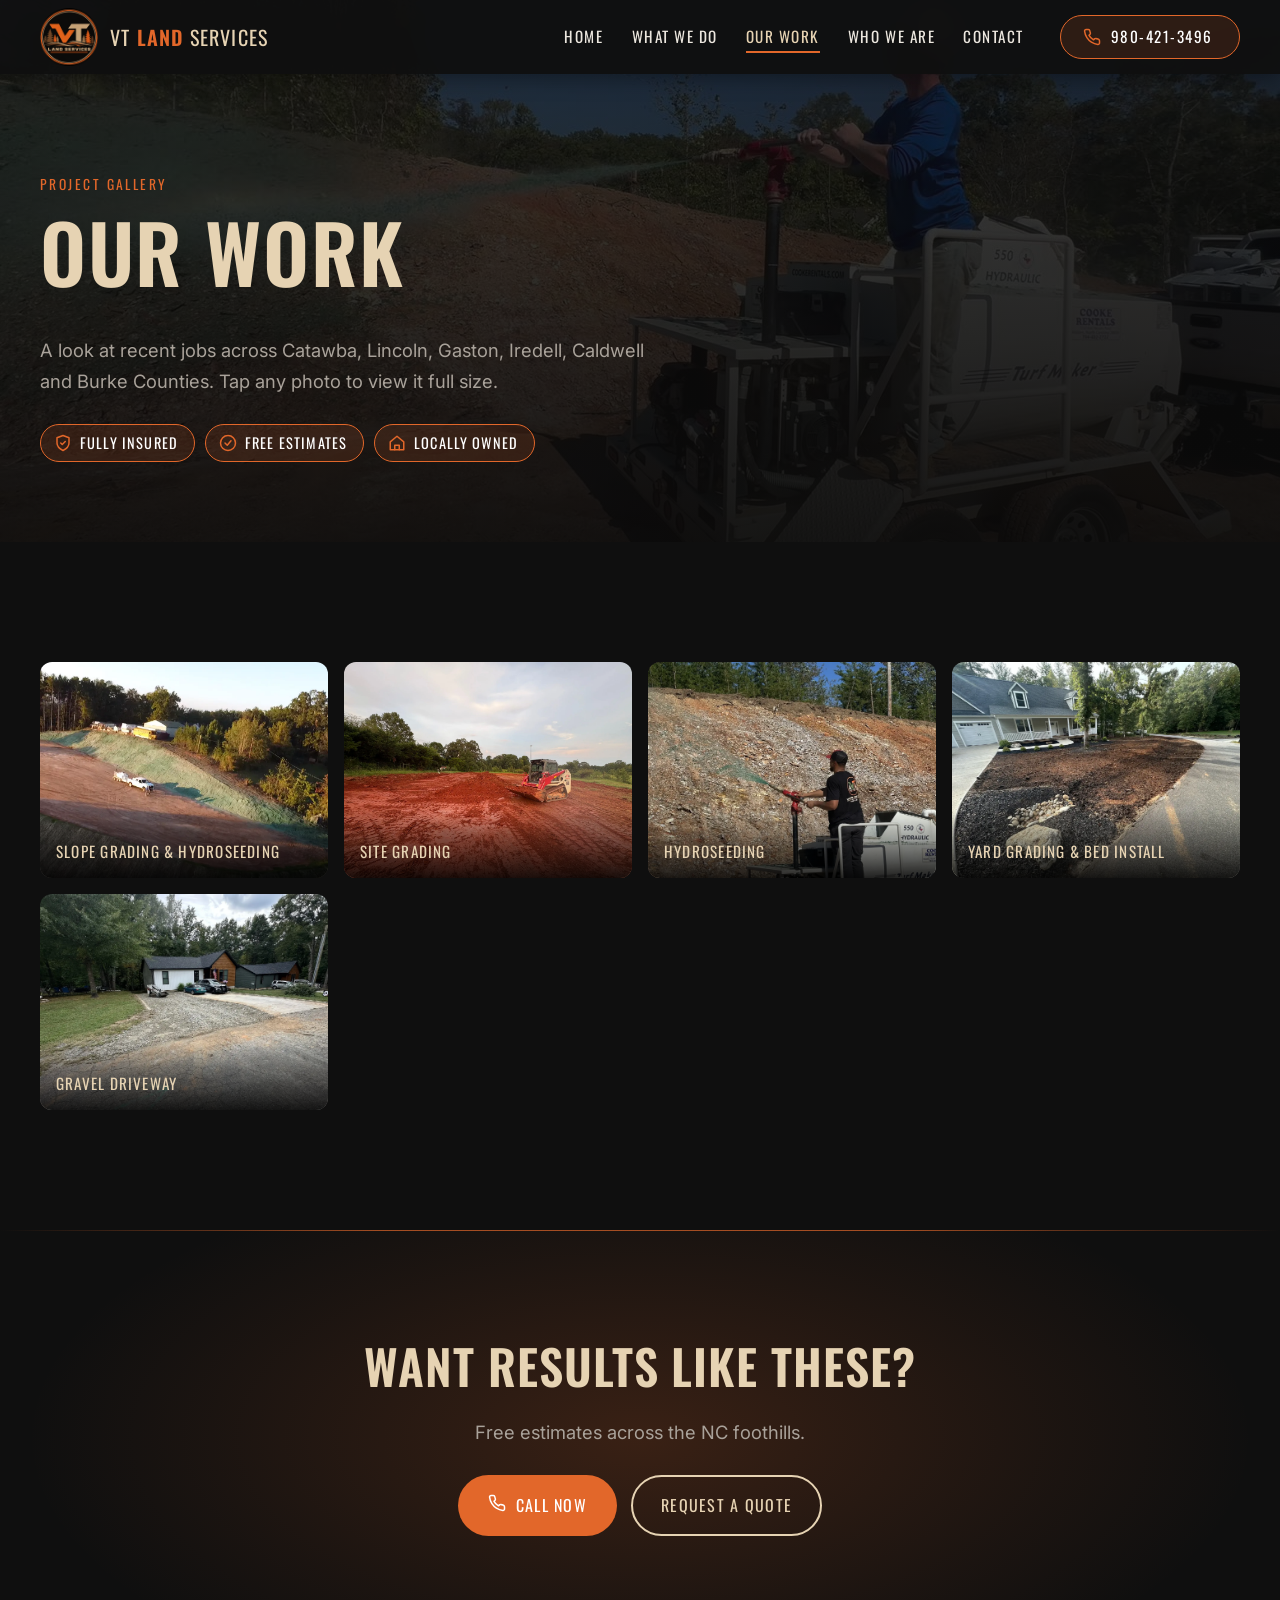
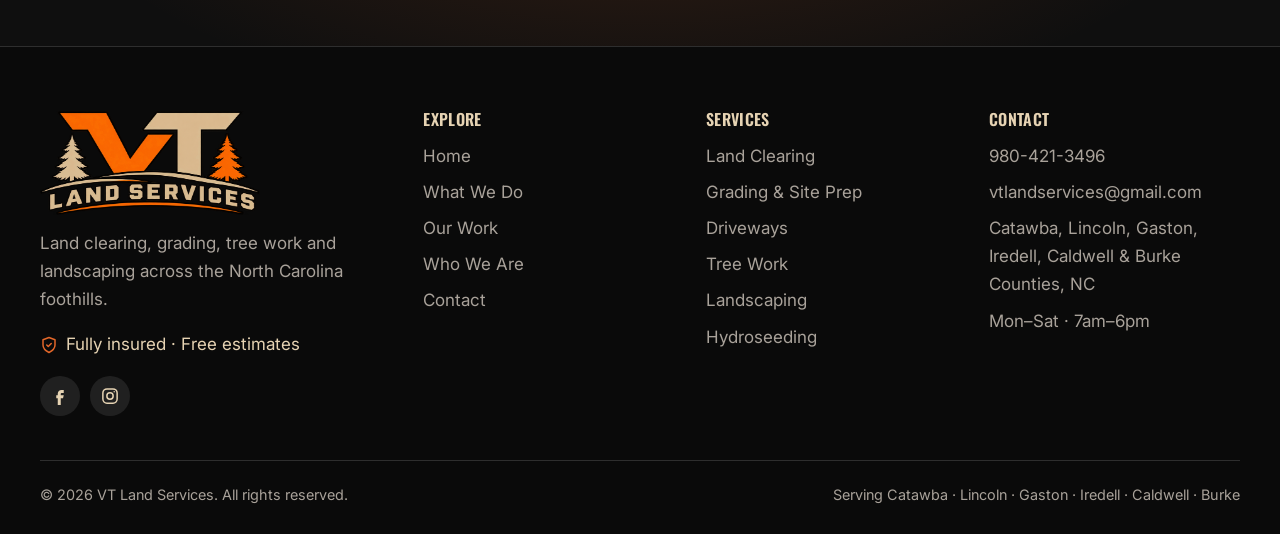
<file: work.html>
<!doctype html>
<html lang="en">
<head>
  <meta charset="utf-8">
  <meta name="viewport" content="width=device-width, initial-scale=1">
  <title>Our Work | VT Land Services</title>
  <meta name="description" content="Photos of land clearing, grading, tree work and landscaping projects completed by VT Land Services in the NC foothills.">
  <link rel="canonical" href="https://vtlandservicesllc.com/work">
  <meta name="theme-color" content="#0f0f0f">
  <link rel="icon" href="/favicon.ico" sizes="48x48">
  <link rel="icon" href="/images/favicon-192.png" type="image/png" sizes="192x192">
  <link rel="apple-touch-icon" href="images/apple-touch-icon.png">
  <link rel="preconnect" href="https://fonts.googleapis.com">
  <link rel="preconnect" href="https://fonts.gstatic.com" crossorigin>
  <link href="https://fonts.googleapis.com/css2?family=Inter:wght@400;500;600&family=Oswald:wght@500;600&display=swap" rel="stylesheet">
  <link rel="stylesheet" href="css/styles.css?v=20261029090703">
</head>
<body data-page="work">

  <section class="page-hero has-video">
    <!-- Background video: plays muted on a loop behind the title. To swap it, replace images/video/hydroseeding.mp4 (+ the poster .jpg) -->
    <video class="page-hero-video" autoplay muted loop playsinline preload="metadata" poster="images/video/hydroseeding-poster.jpg" aria-hidden="true">
      <source src="images/video/hydroseeding.mp4" type="video/mp4">
    </video>
    <div class="container">
      <span class="eyebrow">Project Gallery</span>
      <h1>Our Work</h1>
      <p>A look at recent jobs across Catawba, Lincoln, Gaston, Iredell, Caldwell and Burke Counties. Tap any photo to view it full size.</p>
      <div class="trust" data-trust></div>
    </div>
  </section>

  <section class="section">
    <div class="container">
      <div class="gallery"></div>
    </div>
  </section>

  <!-- BEFORE/AFTER slider: add back once he has a before + after photo of the same job (see README) -->

  <section class="cta-band">
    <div class="container">
      <h2>Want Results Like These?</h2>
      <p>Free estimates across the NC foothills.</p>
      <div class="hero-actions">
        <a class="btn btn-primary" data-phone data-keep="1"><span data-icon="phone"></span> Call Now</a>
        <a class="btn btn-ghost" href="/contact#quote">Request a Quote</a>
      </div>
    </div>
  </section>

  <script src="js/site-config.js?v=20261029090703"></script>
  <script src="js/photos.js?v=20261029090703"></script>
  <script src="js/main.js?v=20261029090703"></script>
  <!-- Cloudflare Web Analytics (visit counts, no cookies) --><script type="module" src="https://static.cloudflareinsights.com/beacon.min.js" data-cf-beacon='{"token": "2bb75b8066c6432eb660214ab475fbf8"}'></script>
</body>
</html>
</file>
<file: css/styles.css>
/* =========================================================
   VT Land Services — main stylesheet
   Colors pulled from the logo. Change them here in one place.
   ========================================================= */
:root {
  --black: #0f0f0f;
  --charcoal: #181818;
  --panel: #202020;
  --line: #2e2e2e;
  --orange: #e2672a;
  --orange-dark: #c4531c;
  --tan: #e6d3b3;
  --brown: #7a5a3c;
  --text: #ece7df;
  --muted: #a9a29a;
  --radius: 14px;
  --max: 1200px;
  --head: "Oswald", "Arial Narrow", sans-serif;
  --body: "Inter", system-ui, -apple-system, sans-serif;
  --shadow: 0 18px 40px rgba(0, 0, 0, 0.45);
}

*, *::before, *::after { box-sizing: border-box; }
html { scroll-behavior: smooth; }
body {
  margin: 0;
  background: var(--black);
  color: var(--text);
  font-family: var(--body);
  font-size: 17px;
  line-height: 1.65;
  -webkit-font-smoothing: antialiased;
}
img { max-width: 100%; display: block; }
a { color: var(--orange); text-decoration: none; }
h1, h2, h3, h4 {
  font-family: var(--head);
  font-weight: 600;
  letter-spacing: 0.02em;
  text-transform: uppercase;
  line-height: 1.1;
  margin: 0 0 0.5em;
  color: var(--tan);
}
h1 { font-size: clamp(2.4rem, 7vw, 5rem); }
h2 { font-size: clamp(1.9rem, 4.5vw, 3rem); }
h3 { font-size: 1.35rem; }
p { margin: 0 0 1em; }

.container { width: min(var(--max), 100% - 32px); margin-inline: auto; }
.section { padding: clamp(64px, 10vw, 120px) 0; }
.section.alt { background: var(--charcoal); }
.eyebrow {
  display: inline-block;
  font-family: var(--head);
  text-transform: uppercase;
  letter-spacing: 0.18em;
  font-size: 0.85rem;
  color: var(--orange);
  margin-bottom: 12px;
}
.section-head { max-width: 720px; margin-bottom: 48px; }
.section-head.center { text-align: center; margin-inline: auto; }
.lead { font-size: 1.15rem; color: var(--muted); }

/* ---------- Buttons ---------- */
.btn {
  display: inline-flex; align-items: center; justify-content: center; gap: 10px;
  padding: 15px 28px;
  border-radius: 999px;
  font-family: var(--head);
  text-transform: uppercase;
  letter-spacing: 0.08em;
  font-size: 1rem;
  border: 2px solid transparent;
  cursor: pointer;
  transition: transform .2s ease, background .2s ease, border-color .2s ease, color .2s;
}
.btn:hover { transform: translateY(-2px); }
.btn-primary { background: var(--orange); color: #fff; }
.btn-primary:hover { background: var(--orange-dark); }
.btn-ghost { border-color: var(--tan); color: var(--tan); }
.btn-ghost:hover { background: var(--tan); color: var(--black); }
.btn svg { width: 18px; height: 18px; }

/* ---------- Header ---------- */
.site-header {
  position: fixed; inset: 0 0 auto 0; z-index: 50;
  transition: background .3s ease, padding .3s ease, box-shadow .3s;
  padding: 18px 0;
}
.site-header.scrolled, .site-header.solid {
  background: rgba(15, 15, 15, 0.94);
  backdrop-filter: blur(10px);
  padding: 8px 0;
  box-shadow: 0 4px 20px rgba(0,0,0,.4);
}
.nav { display: flex; align-items: center; justify-content: space-between; gap: 16px; }
.brand { display: flex; align-items: center; gap: 12px; color: var(--tan); }
.brand img { width: 58px; height: 58px; transition: width .3s, height .3s; }
.scrolled .brand img { width: 46px; height: 46px; }
.brand span { font-family: var(--head); font-size: 1.25rem; letter-spacing: .06em; text-transform: uppercase; }
.brand span b { color: var(--orange); font-weight: 600; }
.nav-links { display: flex; align-items: center; gap: 28px; list-style: none; margin: 0; padding: 0; }
.nav-links a {
  color: var(--text); font-family: var(--head); text-transform: uppercase;
  letter-spacing: .1em; font-size: .95rem; position: relative; padding: 6px 0;
}
.nav-links a::after {
  content: ""; position: absolute; left: 0; bottom: 0; height: 2px; width: 0;
  background: var(--orange); transition: width .25s;
}
.nav-links a:hover::after, .nav-links a.active::after { width: 100%; }
.nav-links a.active { color: var(--tan); }
.nav-cta { padding: 12px 26px; font-size: .9rem; letter-spacing: .06em; gap: 10px; line-height: 1; margin-left: 8px; }
.nav-links a.nav-cta { color: #fff; padding: 12px 26px 12px 22px; background: rgba(226,103,42,.14); border: 1.5px solid var(--orange); }
.nav-links a.nav-cta::after { display: none; }
.nav-links a.nav-cta:hover { background: var(--orange); }
.nav-links a.nav-cta svg { color: var(--orange); transition: color .2s; }
.nav-links a.nav-cta:hover svg { color: #fff; }
.nav-cta svg { flex: none; }
/* Phone-menu extras (email, hours, socials): hidden on desktop */
.nav-extra { display: none; }
.menu-toggle {
  display: none; background: none; border: 0; padding: 8px; cursor: pointer; color: var(--tan);
}
.menu-toggle span { display: block; width: 26px; height: 2px; background: currentColor; margin: 6px 0; transition: .3s; }
.menu-open .menu-toggle span:nth-child(1) { transform: translateY(8px) rotate(45deg); }
.menu-open .menu-toggle span:nth-child(2) { opacity: 0; }
.menu-open .menu-toggle span:nth-child(3) { transform: translateY(-8px) rotate(-45deg); }

/* ---------- Hero ---------- */
.hero {
  position: relative; min-height: 100svh; display: grid; align-items: center;
  background: url("../images/hero-grading.webp") 65% 60%/cover no-repeat;
  isolation: isolate;
}
.hero::before {
  content: ""; position: absolute; inset: 0; z-index: -1;
  background:
    linear-gradient(90deg, rgba(10,10,10,.85) 0%, rgba(10,10,10,.55) 55%, rgba(10,10,10,.25) 100%),
    linear-gradient(180deg, rgba(10,10,10,.4) 0%, rgba(10,10,10,0) 40%, rgba(10,10,10,.9) 100%);
}
.hero-inner { padding-top: 110px; padding-bottom: 80px; max-width: 820px; }
.hero h1 span { color: var(--orange); }
.hero p { font-size: clamp(1.05rem, 2.2vw, 1.3rem); color: var(--text); max-width: 620px; }
.hero-actions { display: flex; flex-wrap: wrap; gap: 14px; margin-top: 28px; }
/* Trust badges: Fully Insured / Free Estimates / Locally Owned (filled in by main.js) */
.trust { display: flex; flex-wrap: wrap; gap: 10px; margin-top: 28px; }
.trust span {
  display: inline-flex; align-items: center; gap: 8px; padding: 9px 16px 9px 13px; border-radius: 999px;
  background: rgba(226,103,42,.14); border: 1.5px solid var(--orange); color: #fff;
  font-family: var(--head); text-transform: uppercase; letter-spacing: .08em; font-size: .9rem; line-height: 1;
}
.trust svg { width: 18px; height: 18px; color: var(--orange); flex: none; }
.trust-lg { margin-top: 32px; }
.trust-lg span { padding: 12px 20px 12px 16px; font-size: 1.05rem; }
.trust-lg svg { width: 22px; height: 22px; }
.form-trust { display: flex; align-items: center; gap: 8px; color: var(--tan); font-size: .95rem; margin: -6px 0 18px; }
.form-trust svg { width: 18px; height: 18px; color: var(--orange); flex: none; }
.footer-trust { display: flex; align-items: center; gap: 8px; color: var(--tan); }
.footer-trust svg { width: 18px; height: 18px; color: var(--orange); flex: none; }

/* Page hero (inner pages) */
.page-hero {
  position: relative; padding: 170px 0 80px; isolation: isolate;
  background: url("../images/hero-grading.webp") center 62%/cover no-repeat;
}
.page-hero::before {
  content: ""; position: absolute; inset: 0; z-index: -1;
  background: linear-gradient(180deg, rgba(10,10,10,.75), rgba(10,10,10,.95));
}
/* Our Work: looping video behind the title, under the same dark overlay */
.page-hero.has-video { background: var(--black); overflow: hidden; }
.page-hero-video { position: absolute; inset: 0; width: 100%; height: 100%; object-fit: cover; object-position: center 60%; z-index: -2; }
.page-hero p { max-width: 640px; color: var(--muted); font-size: 1.15rem; }

/* ---------- Service cards ---------- */
.cards { display: grid; grid-template-columns: repeat(auto-fit, minmax(250px, 1fr)); gap: 22px; }
.card {
  background: var(--panel); border: 1px solid var(--line); border-radius: var(--radius);
  overflow: hidden; transition: transform .25s, border-color .25s, box-shadow .25s;
  display: flex; flex-direction: column;
}
.card:hover { transform: translateY(-6px); border-color: var(--orange); box-shadow: var(--shadow); }
.card-img { aspect-ratio: 4/3; overflow: hidden; }
.card-img img { width: 100%; height: 100%; object-fit: cover; transition: transform .5s; }
.card:hover .card-img img { transform: scale(1.06); }
.card-body { padding: 22px; flex: 1; }
.card-body p { color: var(--muted); margin: 0; font-size: .98rem; }
.card .icon {
  width: 46px; height: 46px; border-radius: 12px; display: grid; place-items: center;
  background: rgba(226,103,42,.14); color: var(--orange); margin-bottom: 14px;
}
.card .icon svg { width: 24px; height: 24px; }
/* Home "What We Do": info cards (not links), orange top edge, centered */
.cards.feature .card { border-top: 2px solid var(--orange); box-shadow: var(--shadow); text-align: center; }
.cards.feature .card:hover { transform: none; border-color: var(--line); border-top-color: var(--orange); }
.cards.feature .card-body { padding: 30px 22px 28px; }
.cards.feature .icon { width: 52px; height: 52px; margin: 0 auto 16px; }
.cards.feature .icon svg { width: 26px; height: 26px; }

.services-grid { grid-template-columns: repeat(auto-fit, minmax(300px, 1fr)); }
.service-card .ticks { margin-bottom: 0; }
.service-card .ticks li { color: var(--muted); font-size: .97rem; }
.service-card { scroll-margin-top: 100px; }

/* ---------- Split rows (services page / about) ---------- */
.split { display: grid; grid-template-columns: 1fr 1fr; gap: clamp(28px, 6vw, 72px); align-items: center; }
.split + .split { margin-top: clamp(60px, 9vw, 110px); }
.split.reverse .split-media { order: 2; }
.split-media { position: relative; }
/* Who We Are: owner story */
.split.story { align-items: start; }
.split.story .split-media { position: sticky; top: 110px; }
.story-goal { border-left: 3px solid var(--orange); padding-left: 16px; color: var(--tan); font-family: var(--head); text-transform: uppercase; letter-spacing: .04em; font-size: 1.1rem; line-height: 1.4; }
.signature { font-family: var(--head); text-transform: uppercase; letter-spacing: .08em; font-size: 1.15rem; color: var(--tan); margin: 24px 0; }
.signature small { display: block; font-family: var(--body); text-transform: none; letter-spacing: 0; font-size: .95rem; color: var(--muted); }
.split-media img { border-radius: var(--radius); box-shadow: var(--shadow); aspect-ratio: 4/3; object-fit: cover; width: 100%; }
.split-media::after {
  content: ""; position: absolute; inset: 18px -18px -18px 18px; border: 2px solid var(--brown);
  border-radius: var(--radius); z-index: -1;
}
.split.reverse .split-media::after { inset: 18px 18px -18px -18px; }
.ticks { list-style: none; padding: 0; margin: 18px 0 26px; display: grid; gap: 10px; }
.ticks li { padding-left: 30px; position: relative; color: var(--text); }
.ticks li::before {
  content: ""; position: absolute; left: 0; top: .5em; width: 14px; height: 14px; border-radius: 3px;
  background: var(--orange); transform: rotate(45deg) scale(.7);
}

/* ---------- Gallery ---------- */
.filters { display: flex; flex-wrap: wrap; gap: 10px; margin-bottom: 28px; }
.filter {
  background: transparent; color: var(--text); border: 1px solid var(--line);
  padding: 9px 18px; border-radius: 999px; cursor: pointer; font-family: var(--head);
  text-transform: uppercase; letter-spacing: .08em; font-size: .9rem; transition: .2s;
}
.filter:hover { border-color: var(--orange); }
.filter.active { background: var(--orange); border-color: var(--orange); color: #fff; }
.gallery { display: grid; grid-template-columns: repeat(auto-fill, minmax(280px, 1fr)); gap: 16px; }
.gallery figure {
  margin: 0; position: relative; overflow: hidden; border-radius: 12px; cursor: zoom-in;
  aspect-ratio: 4/3; background: var(--panel);
}
.gallery img { width: 100%; height: 100%; object-fit: cover; transition: transform .5s; }
.gallery figure:hover img { transform: scale(1.07); }
.gallery figcaption {
  position: absolute; inset: auto 0 0 0; padding: 30px 16px 14px;
  background: linear-gradient(transparent, rgba(0,0,0,.85));
  font-family: var(--head); text-transform: uppercase; letter-spacing: .08em; color: var(--tan); font-size: .95rem;
}

/* Home carousel */
.carousel { position: relative; }
.carousel-track {
  display: flex; gap: 16px; overflow-x: auto; scroll-snap-type: x mandatory;
  scroll-behavior: smooth; padding-bottom: 6px; scrollbar-width: none;
}
.carousel-track::-webkit-scrollbar { display: none; }
.carousel-track figure {
  flex: 0 0 min(440px, 82%); scroll-snap-align: start; margin: 0; position: relative;
  border-radius: 12px; overflow: hidden; aspect-ratio: 4/3; cursor: zoom-in;
}
.carousel-track img { width: 100%; height: 100%; object-fit: cover; }
.carousel-track figcaption {
  position: absolute; left: 0; right: 0; bottom: 0; padding: 30px 16px 14px;
  background: linear-gradient(transparent, rgba(0,0,0,.85));
  font-family: var(--head); text-transform: uppercase; letter-spacing: .08em; color: var(--tan);
}
.carousel-btns { display: flex; gap: 10px; }
.carousel-btn {
  width: 48px; height: 48px; border-radius: 50%; border: 1px solid var(--line); background: var(--panel);
  color: var(--tan); cursor: pointer; font-size: 1.2rem; transition: .2s;
}
.carousel-btn:hover { background: var(--orange); border-color: var(--orange); color: #fff; }
.row-head { display: flex; justify-content: space-between; align-items: end; gap: 20px; margin-bottom: 32px; flex-wrap: wrap; }
.row-head .section-head { margin-bottom: 0; }

/* Lightbox */
.lightbox {
  position: fixed; inset: 0; z-index: 100; background: rgba(0,0,0,.94);
  display: none; align-items: center; justify-content: center; padding: 20px;
}
.lightbox.open { display: flex; }
.lightbox img { max-height: 82vh; max-width: min(1200px, 100%); border-radius: 10px; }
.lightbox p { position: absolute; bottom: 22px; left: 0; right: 0; text-align: center; color: var(--tan); font-family: var(--head); text-transform: uppercase; letter-spacing: .1em; }
.lb-btn {
  position: absolute; background: rgba(255,255,255,.08); border: 0; color: #fff; width: 52px; height: 52px;
  border-radius: 50%; font-size: 1.5rem; cursor: pointer;
}
.lb-btn:hover { background: var(--orange); }
.lb-close { top: 18px; right: 18px; }
.lb-prev { left: 18px; top: 50%; transform: translateY(-50%); }
.lb-next { right: 18px; top: 50%; transform: translateY(-50%); }

/* Before / after slider */
.ba {
  position: relative; aspect-ratio: 16/10; border-radius: var(--radius); overflow: hidden;
  box-shadow: var(--shadow); user-select: none; touch-action: pan-y; max-width: 1000px; margin-inline: auto;
}
.ba img { position: absolute; inset: 0; width: 100%; height: 100%; object-fit: cover; }
.ba .ba-after { clip-path: inset(0 0 0 50%); }
.ba-handle {
  position: absolute; top: 0; bottom: 0; left: 50%; width: 3px; background: var(--tan); transform: translateX(-50%);
  pointer-events: none;
}
.ba-handle::after {
  content: "◀ ▶"; position: absolute; top: 50%; left: 50%; transform: translate(-50%, -50%);
  background: var(--orange); color: #fff; font-size: .75rem; padding: 12px 10px; border-radius: 999px; white-space: nowrap;
}
.ba-label {
  position: absolute; top: 16px; padding: 6px 14px; background: rgba(0,0,0,.7); border-radius: 999px;
  font-family: var(--head); text-transform: uppercase; letter-spacing: .1em; font-size: .85rem; color: var(--tan);
}
.ba-label.l { left: 16px; } .ba-label.r { right: 16px; }
.ba input[type=range] { position: absolute; inset: 0; width: 100%; height: 100%; opacity: 0; cursor: ew-resize; margin: 0; }

/* ---------- Service area ---------- */
.counties { display: grid; grid-template-columns: repeat(3, 1fr); gap: 16px; }
.county {
  background: var(--panel); border: 1px solid var(--line); border-radius: var(--radius); padding: 24px;
  border-top: 3px solid var(--orange);
}
.county h3 { margin-bottom: 6px; }
.county p { color: var(--muted); margin: 0; font-size: .95rem; }

/* ---------- Testimonials ---------- */
.quotes { display: grid; grid-template-columns: repeat(auto-fit, minmax(260px, 1fr)); gap: 22px; }
.quote { background: var(--panel); border-radius: var(--radius); padding: 28px; border: 1px solid var(--line); }
.quote .stars { color: var(--orange); letter-spacing: 3px; margin-bottom: 10px; }
.quote p { font-style: italic; color: var(--text); }
.quote cite { color: var(--muted); font-style: normal; font-size: .9rem; }

/* ---------- CTA band ---------- */
.cta-band {
  background: radial-gradient(ellipse 60% 85% at 50% 50%, rgba(226,103,42,.20), rgba(226,103,42,.06) 55%, transparent 80%), var(--black);
  color: var(--text); text-align: center;
  padding: clamp(64px, 9vw, 110px) 0; position: relative; overflow: hidden;
}
/* thin orange line across the top, fading out at both ends */
.cta-band::before {
  content: ""; position: absolute; top: 0; left: 0; right: 0; height: 1px;
  background: linear-gradient(90deg, transparent, var(--orange) 30%, var(--orange) 70%, transparent);
  opacity: .7;
}
.cta-band p { font-size: 1.15rem; color: var(--muted); }
.cta-band .hero-actions { justify-content: center; position: relative; }

/* ---------- Contact ---------- */
.contact-grid { display: grid; grid-template-columns: 1fr 1.3fr; gap: clamp(28px, 5vw, 60px); align-items: start; }
.contact-cards { display: grid; gap: 14px; }
.contact-card {
  display: flex; gap: 16px; align-items: center; background: var(--panel); border: 1px solid var(--line);
  border-radius: var(--radius); padding: 20px; color: var(--text); transition: .2s;
}
a.contact-card:hover { border-color: var(--orange); transform: translateX(4px); }
.contact-card .icon {
  flex: none; width: 50px; height: 50px; border-radius: 12px; display: grid; place-items: center;
  background: var(--orange); color: #fff;
}
.contact-card .icon svg { width: 24px; height: 24px; }
.contact-card small { display: block; color: var(--muted); font-size: .85rem; text-transform: uppercase; letter-spacing: .1em; }
.contact-card strong { font-size: 1.1rem; word-break: break-word; }

.form { background: var(--panel); border: 1px solid var(--line); border-radius: var(--radius); padding: clamp(22px, 4vw, 40px); }
.form-row { display: grid; grid-template-columns: 1fr 1fr; gap: 16px; }
.field { margin-bottom: 16px; }
.field label { display: block; font-size: .85rem; text-transform: uppercase; letter-spacing: .1em; color: var(--muted); margin-bottom: 6px; }
.field input, .field select, .field textarea {
  width: 100%; padding: 14px 16px; background: var(--black); border: 1px solid var(--line);
  border-radius: 10px; color: var(--text); font: inherit; font-size: 16px; transition: border-color .2s;
}
.field textarea { min-height: 140px; resize: vertical; }
.field input:focus, .field select:focus, .field textarea:focus { outline: none; border-color: var(--orange); }
.form .btn { width: 100%; }
.form-status { margin-top: 14px; font-size: .95rem; min-height: 1.4em; }
.form-status.ok { color: #8fd18f; }
.form-status.err { color: #ff8f7a; }
.hp { position: absolute; left: -9999px; }

/* ---------- Footer ---------- */
.site-footer { background: #0a0a0a; border-top: 1px solid var(--line); padding: 64px 0 28px; color: var(--muted); }
.footer-grid { display: grid; grid-template-columns: 1.4fr 1fr 1fr 1fr; gap: 32px; }
.site-footer h4 { font-size: 1rem; color: var(--tan); margin-bottom: 14px; }
.site-footer ul { list-style: none; padding: 0; margin: 0; display: grid; gap: 8px; }
.site-footer a { color: var(--muted); }
.site-footer a:hover { color: var(--orange); }
.footer-brand img { width: 220px; margin-bottom: 14px; }
.footer-bottom { border-top: 1px solid var(--line); margin-top: 44px; padding-top: 22px; display: flex; justify-content: space-between; flex-wrap: wrap; gap: 10px; font-size: .9rem; }
.social { display: flex; gap: 10px; margin-top: 14px; }
.social a { width: 40px; height: 40px; border-radius: 50%; display: grid; place-items: center; background: var(--panel); color: var(--tan); }
.social a:hover { background: var(--orange); color: #fff; }
.social svg { width: 18px; height: 18px; }

/* Mobile sticky call bar */
.call-bar { display: none; }

/* ---------- Reveal animation ---------- */
.reveal { opacity: 0; transform: translateY(28px); transition: opacity .7s ease, transform .7s ease; }
.reveal.in { opacity: 1; transform: none; }
@media (prefers-reduced-motion: reduce) {
  .reveal { opacity: 1; transform: none; transition: none; }
  html { scroll-behavior: auto; }
}

/* =========================================================
   Responsive
   ========================================================= */
@media (max-width: 980px) {
  .footer-grid { grid-template-columns: 1fr 1fr; }
  .counties { grid-template-columns: repeat(2, 1fr); }
  .contact-grid { grid-template-columns: 1fr; }
}

@media (max-width: 860px) {
  .menu-toggle { display: block; }
  .nav-links {
    position: fixed; inset: 0 0 0 auto; width: min(320px, 85vw); flex-direction: column; align-items: flex-start;
    gap: 6px; padding: 100px 30px 30px; background: var(--charcoal); transform: translateX(100%);
    transition: transform .35s ease; box-shadow: -20px 0 40px rgba(0,0,0,.5);
  }
  /* spacing scales with screen height so the menu fits without scrolling */
  .nav-links { gap: 0; padding-top: clamp(72px, 12vh, 100px); padding-bottom: clamp(80px, 12vh, 96px); overflow-y: auto; overscroll-behavior: contain; }
  .nav-links a { font-size: 1.35rem; padding: clamp(8px, 1.7vh, 14px) 0; }
  .nav-links > li > a:not(.nav-cta):not(.nav-extra-line) { display: inline-block; }
  .nav-links li { width: 100%; }
  .nav-links li:not(.nav-extra):not(:nth-last-child(2)) { border-bottom: 1px solid var(--line); }
  .nav-links .nav-cta { margin-top: clamp(14px, 3vh, 26px); margin-left: 0; width: 100%; padding-top: 15px; padding-bottom: 15px; font-size: 1rem; }
  .nav-extra { display: flex; flex-direction: column; gap: clamp(8px, 1.5vh, 12px); margin-top: auto; padding-top: clamp(14px, 3vh, 24px); border-top: 1px solid var(--line); }
  .nav-links .nav-extra-line { display: flex; align-items: center; gap: 10px; margin: 0; padding: 0; font-family: var(--body); text-transform: none; letter-spacing: 0; font-size: .95rem; color: var(--muted); }
  .nav-extra-line svg { width: 18px; height: 18px; color: var(--orange); flex: none; }
  .nav-links .nav-extra-line::after { display: none; }
  .nav-extra .social { margin-top: 4px; }
  .nav-links .nav-extra .social a { padding: 0; font-size: 1rem; }
  .nav-links .nav-extra .social a::after { display: none; }
  .menu-open .nav-links { transform: none; }
  html.menu-open, html.menu-open body { overflow: hidden; }
  .nav-links { height: 100vh; height: 100dvh; }
  .menu-open .site-header { backdrop-filter: none; -webkit-backdrop-filter: none; background: rgba(15,15,15,.6); bottom: 0; }
  .menu-toggle { position: relative; z-index: 2; }
  .split, .split.reverse { grid-template-columns: 1fr; }
  .split.reverse .split-media { order: 0; }
  .split-media::after { display: none; }
  .split.story .split-media { position: relative; top: 0; }
}

/* short phones: keep the menu to links, call button, email and socials */
@media (max-width: 860px) and (max-height: 700px) {
  .nav-extra p.nav-extra-line { display: none; }
}
@media (max-width: 640px) {
  body { font-size: 16px; padding-bottom: 64px; }
  .brand span { font-size: 1.05rem; }
  .brand img { width: 48px; height: 48px; }
  .hero-actions .btn { flex: 1 1 100%; }
  .trust { gap: 8px; margin-top: 22px; }
  .trust span, .trust-lg span { padding: 8px 12px 8px 10px; font-size: .8rem; gap: 6px; }
  .trust svg, .trust-lg svg { width: 16px; height: 16px; }
  .form-row { grid-template-columns: 1fr; gap: 0; }
  .counties { grid-template-columns: 1fr; }
  .footer-grid { grid-template-columns: 1fr; }
  .call-bar {
    display: grid; grid-template-columns: 1fr 1fr; position: fixed; left: 0; right: 0; bottom: 0; z-index: 60;
    box-shadow: 0 -6px 20px rgba(0,0,0,.5);
  }
  .call-bar a {
    display: flex; align-items: center; justify-content: center; gap: 8px; padding: 18px 10px;
    font-family: var(--head); text-transform: uppercase; letter-spacing: .08em; color: #fff;
  }
  .call-bar a:first-child { background: var(--orange); }
  .call-bar a:last-child { background: var(--charcoal); color: var(--tan); }
  .call-bar svg { width: 18px; height: 18px; }
  .lb-prev, .lb-next { top: auto; bottom: 70px; transform: none; }
}
</file>
